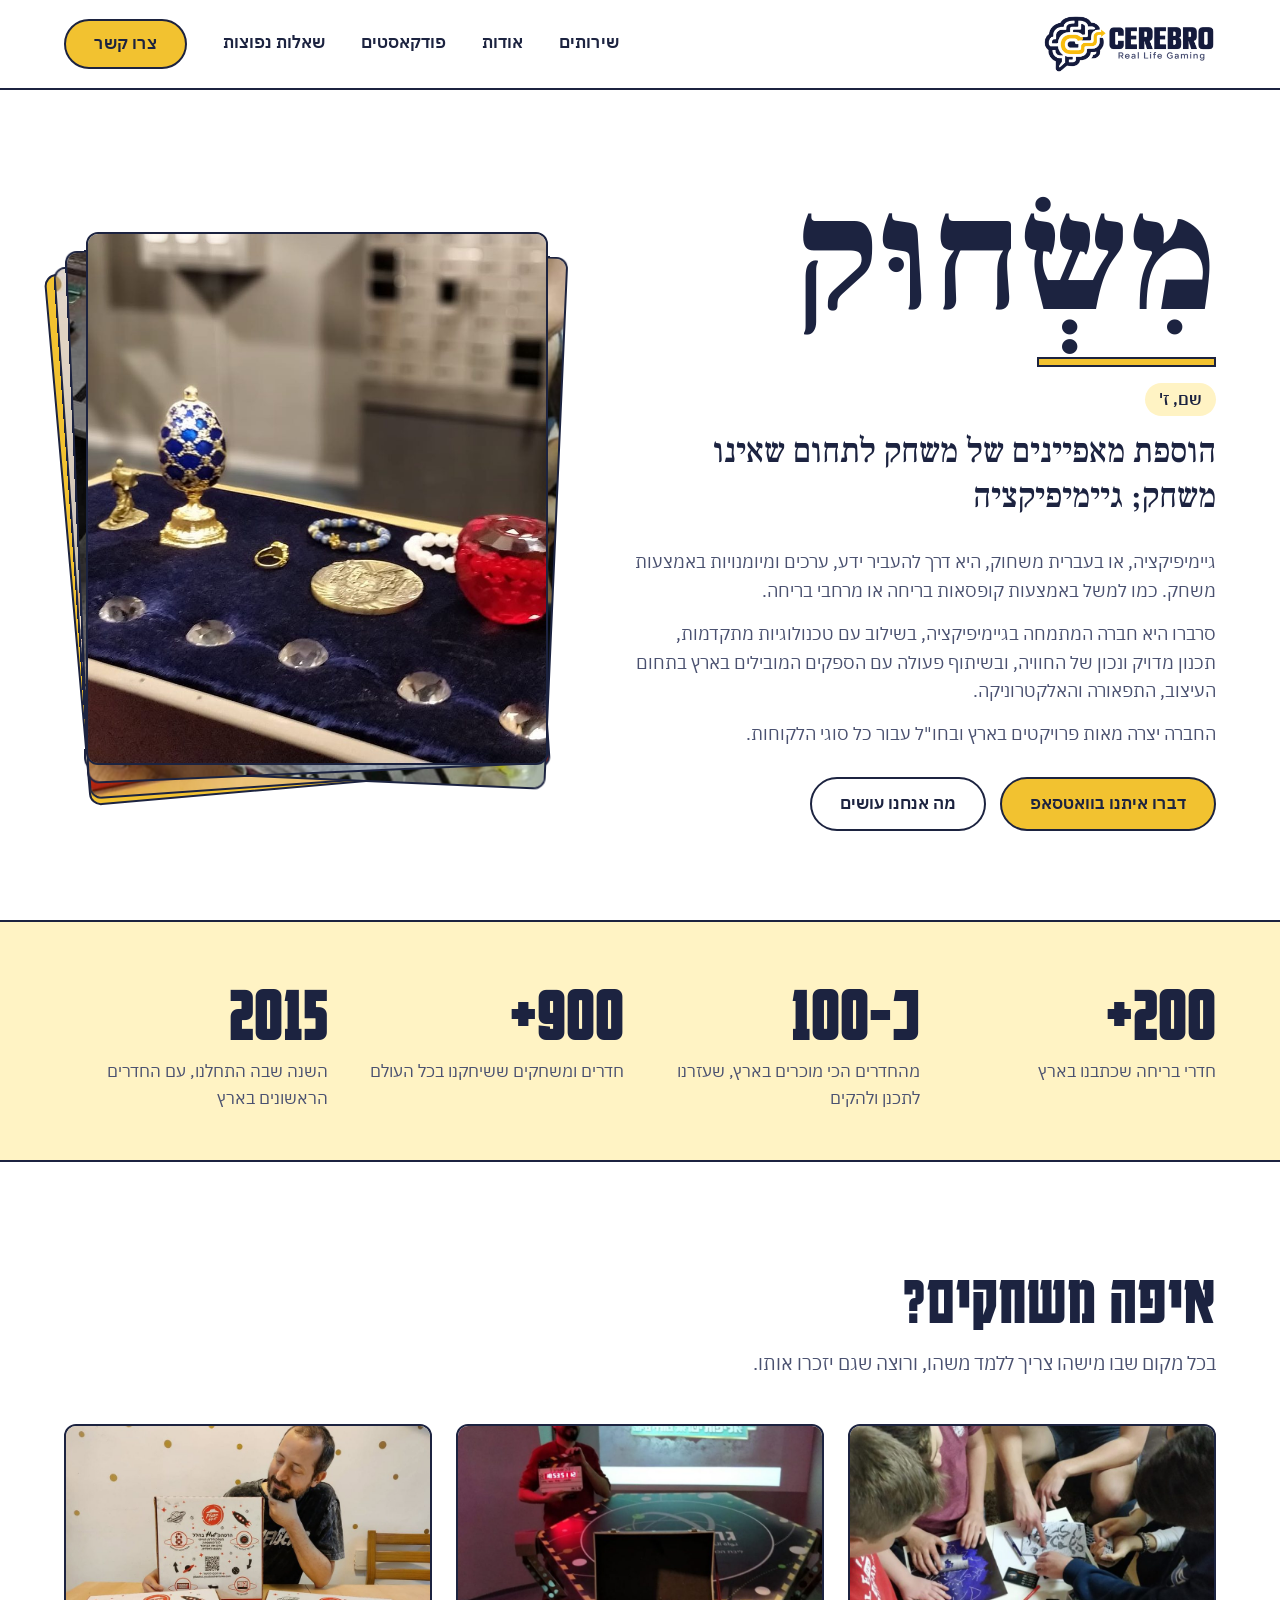
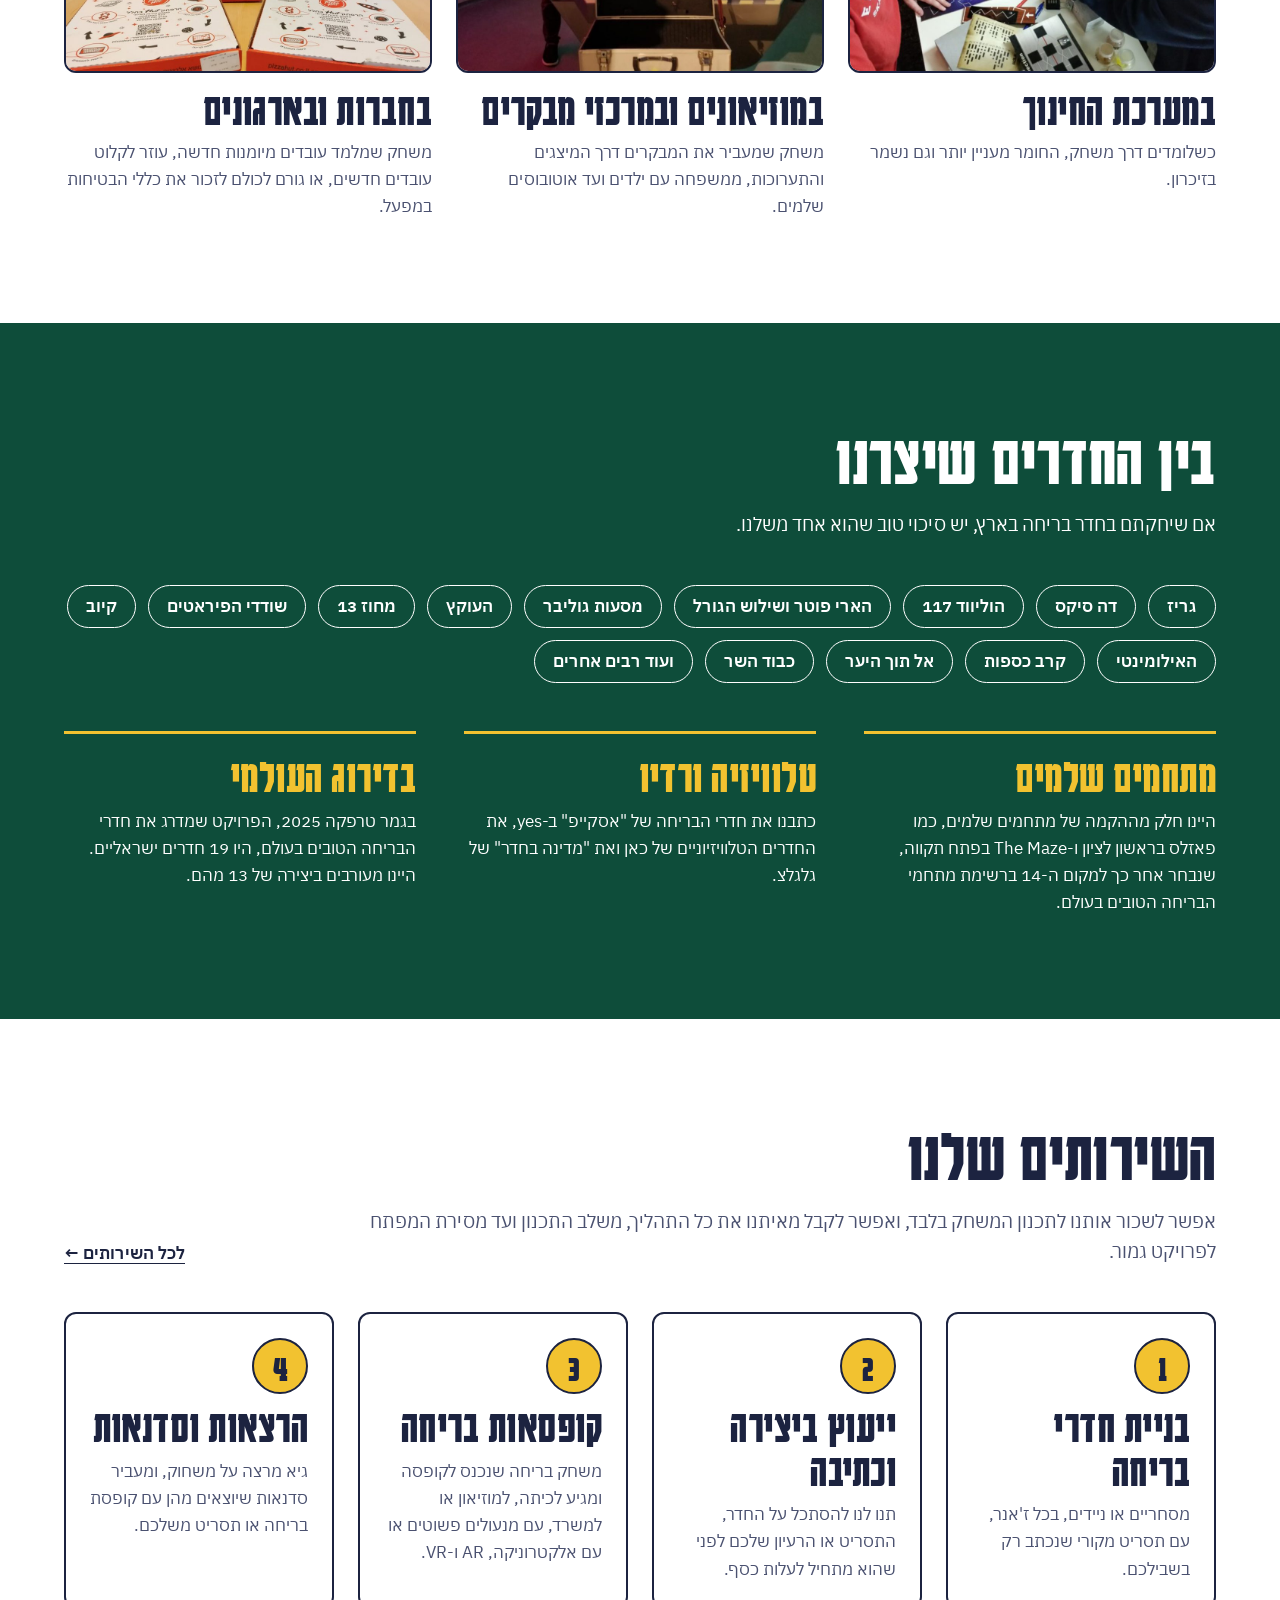
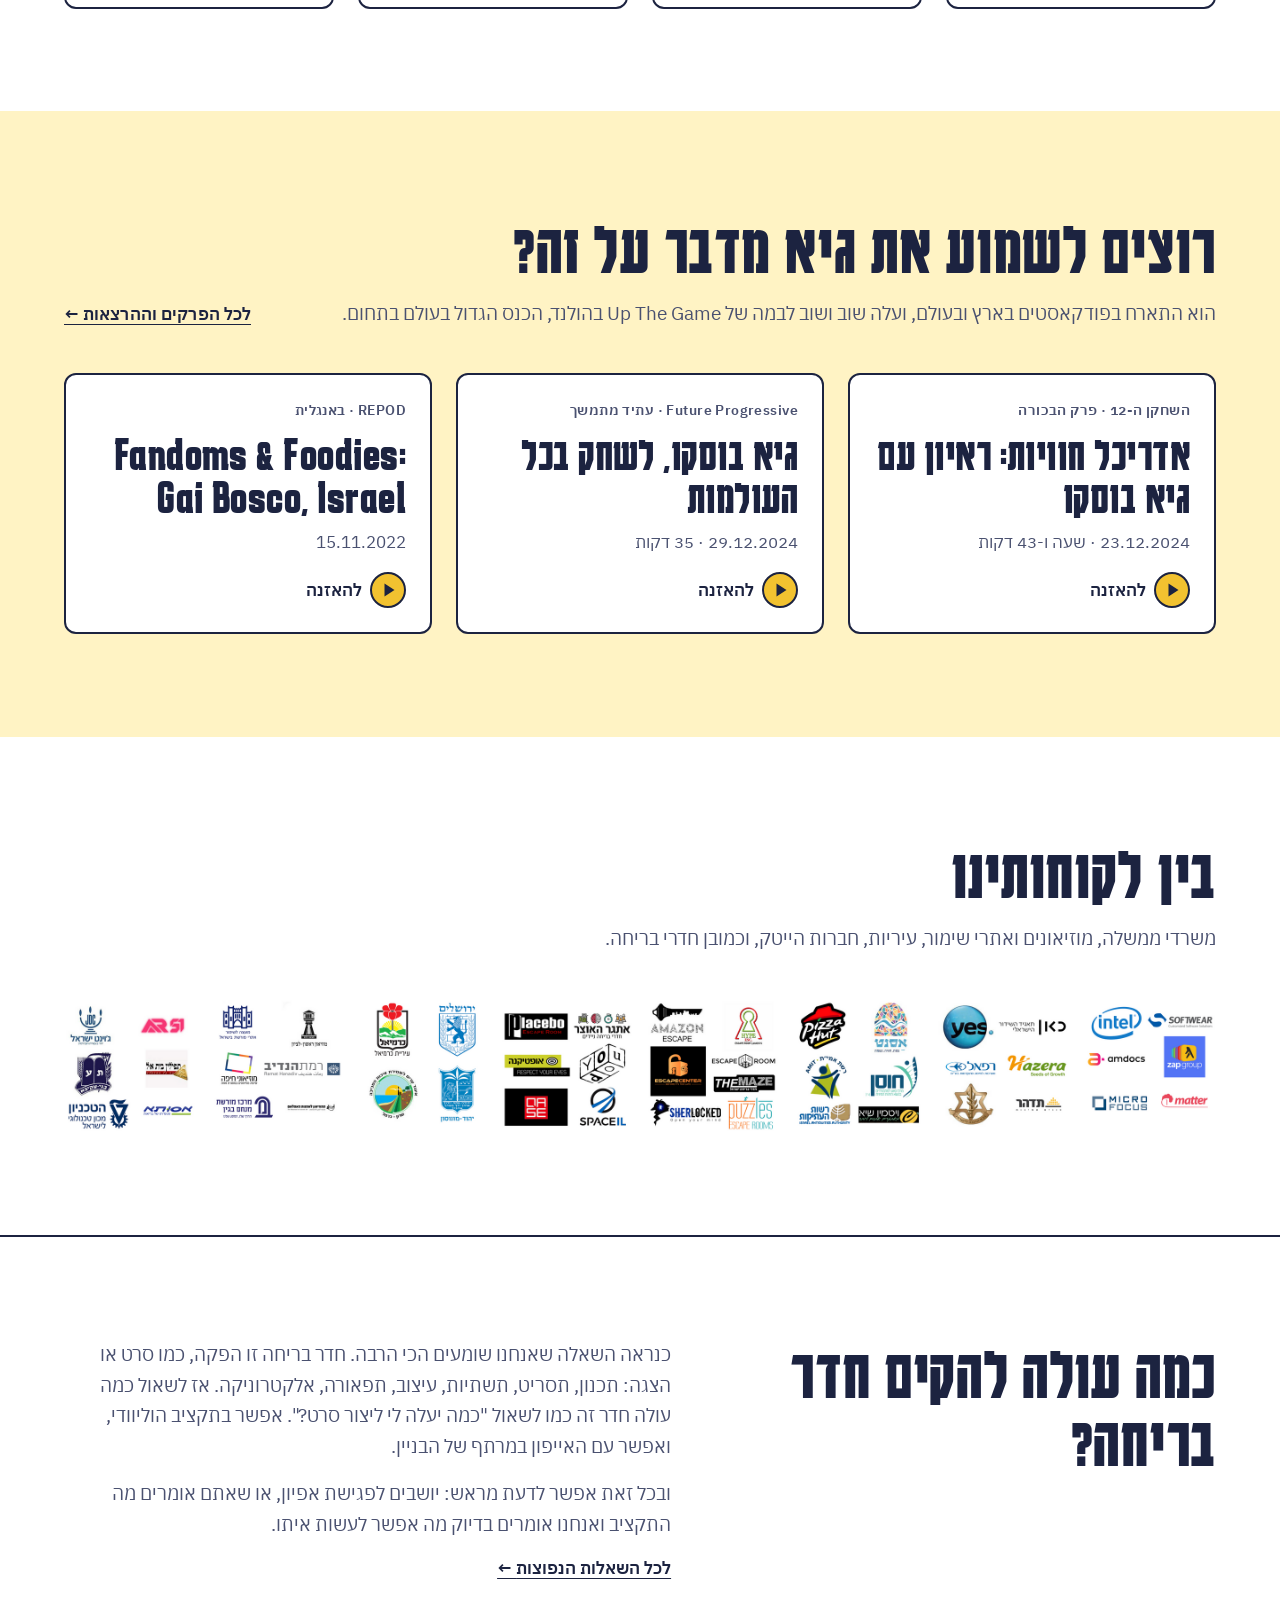
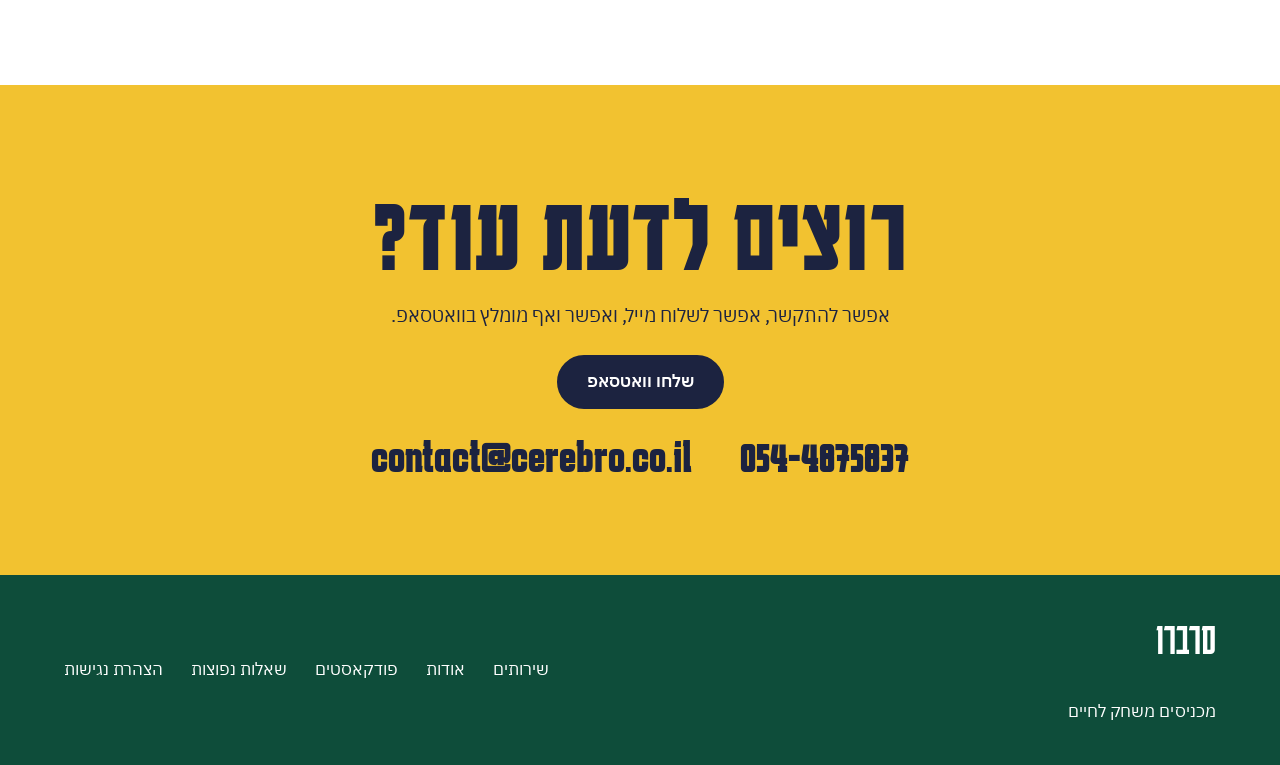
<file: index.html>
<!doctype html>
<html lang="he" dir="rtl">
<head>
<meta charset="utf-8">
<meta name="viewport" content="width=device-width, initial-scale=1">
<meta name="robots" content="noindex, nofollow"><!-- גרסת תצוגה לגיא. להסיר את השורה הזו כשהאתר עולה לדומיין -->
<title>סרברו | קופסאות בריחה, ערכות בריחה וחדרי בריחה לארגונים וחברות</title>
<meta name="description" content="סרברו היא חברה המתמחה בגיימיפיקציה: חדרי בריחה, קופסאות בריחה, ייעוץ, הרצאות וסדנאות. מאות פרויקטים בארץ ובחו"ל.">
<meta property="og:title" content="סרברו | קופסאות בריחה, ערכות בריחה וחדרי בריחה לארגונים וחברות">
<meta property="og:description" content="סרברו היא חברה המתמחה בגיימיפיקציה: חדרי בריחה, קופסאות בריחה, ייעוץ, הרצאות וסדנאות. מאות פרויקטים בארץ ובחו"ל.">
<meta property="og:image" content="assets/img/hero.jpg">
<meta property="og:locale" content="he_IL">
<meta property="og:type" content="website">
<link rel="icon" href="assets/img/favicon.png">
<link rel="preconnect" href="https://fonts.googleapis.com">
<link rel="preconnect" href="https://fonts.gstatic.com" crossorigin>
<link href="https://fonts.googleapis.com/css2?family=Frank+Ruhl+Libre:wght@500;900&family=IBM+Plex+Sans+Hebrew:wght@400;600&family=Karantina:wght@700&display=swap" rel="stylesheet">
<link rel="stylesheet" href="css/style.css">
</head>
<body>
<a class="skip" href="#main">דילוג לתוכן</a>
<header class="header">
  <div class="container header__in">
    <a class="header__logo" href="index.html" aria-label="סרברו, לדף הבית"><img src="assets/img/logo.png" alt="Cerebro, Real Life Gaming" width="174" height="60"></a>
    <button class="menu-btn" type="button" aria-expanded="false" aria-controls="nav" aria-label="תפריט">
      <svg width="28" height="28" viewBox="0 0 28 28" aria-hidden="true"><path d="M4 8h20M4 14h20M4 20h20" stroke="currentColor" stroke-width="2.5" stroke-linecap="round"/></svg>
    </button>
    <nav class="nav" id="nav" aria-label="ראשי"><a href="services.html">שירותים</a><a href="about.html">אודות</a><a href="podcasts.html">פודקאסטים</a><a href="faq.html">שאלות נפוצות</a><a class="btn btn--primary" href="index.html#contact">צרו קשר</a></nav>
  </div>
</header>
<main id="main">

<section class="hero">
  <div class="container hero__in">
    <div>
      <h1 class="dict__word" lang="he">מִשְׂחוּק</h1>
      <div class="dict__bar" aria-hidden="true"></div>
      <span class="dict__pos">שם, ז'</span>
      <p class="dict__def">הוספת מאפיינים של משחק לתחום שאינו משחק; גיימיפיקציה</p>
      <div class="hero__text">
        <p>גיימיפיקציה, או בעברית משחוק, היא דרך להעביר ידע, ערכים ומיומנויות באמצעות משחק. כמו למשל באמצעות קופסאות בריחה או מרחבי בריחה.</p>
        <p>סרברו היא חברה המתמחה בגיימיפיקציה, בשילוב עם טכנולוגיות מתקדמות, תכנון מדויק ונכון של החוויה, ובשיתוף פעולה עם הספקים המובילים בארץ בתחום העיצוב, התפאורה והאלקטרוניקה.</p>
        <p>החברה יצרה מאות פרויקטים בארץ ובחו"ל עבור כל סוגי הלקוחות.</p>
      </div>
      <div class="btn-row"><a class="btn btn--primary" href="https://wa.me/972544875837">דברו איתנו בוואטסאפ</a><a class="btn btn--outline" href="services.html">מה אנחנו עושים</a></div>
    </div>
    <div class="deck" role="group" aria-label="תמונות מפרויקטים של סרברו. לחיצה מחליפה תמונה">
      <div class="deck__back" aria-hidden="true"></div>
      <div class="deck__card" data-pos="0"><img src="assets/img/card-1.jpg" alt="אביזרים מתוך חדר הבריחה קרב כספות: ביצת תכשיט כחולה, מטבע זהב ואבן חן אדומה על קטיפה" width="832" height="960"></div><div class="deck__card" data-pos="1"><img src="assets/img/card-2.jpg" alt="קופסת בריחה מעץ עם תאים ומנעולים צבעוניים" width="832" height="960" loading="lazy"></div><div class="deck__card" data-pos="2"><img src="assets/img/card-3.jpg" alt="תלמידים פותרים קופסת בריחה" width="832" height="960" loading="lazy"></div><div class="deck__card" data-pos="3"><img src="assets/img/card-4.jpg" alt="גיא בוסקו עם משחק החלל שנוצר עבור פיצה האט" width="832" height="960" loading="lazy"></div><div class="deck__card" data-pos="4"><img src="assets/img/card-5.jpg" alt="קופסת בריחה פתוחה ובתוכה אביזרי משחק" width="832" height="960" loading="lazy"></div>
    </div>
  </div>
</section>

<section class="numbers" aria-label="סרברו במספרים">
  <div class="container numbers__in">
    <div><div class="num">+200</div><p>חדרי בריחה שכתבנו בארץ</p></div>
    <div><div class="num" style="direction:rtl">כ-100</div><p>מהחדרים הכי מוכרים בארץ, שעזרנו לתכנן ולהקים</p></div>
    <div><div class="num">+900</div><p>חדרים ומשחקים ששיחקנו בכל העולם</p></div>
    <div><div class="num">2015</div><p>השנה שבה התחלנו, עם החדרים הראשונים בארץ</p></div>
  </div>
</section>

<section class="section">
  <div class="container">
    <div class="section-head stack"><h2 class="h-1">איפה משחקים?</h2><p class="lead">בכל מקום שבו מישהו צריך ללמד משהו, ורוצה שגם יזכרו אותו.</p></div>
    <div class="grid grid--3">
      <article class="where"><div class="photo"><img src="assets/img/education.jpg" alt="תלמידים פותרים קופסת בריחה בכיתה" width="960" height="650" loading="lazy"></div><h3 class="h-2">במערכת החינוך</h3><p>כשלומדים דרך משחק, החומר מעניין יותר וגם נשמר בזיכרון.</p></article><article class="where"><div class="photo"><img src="assets/img/museums.jpg" alt="עמדת משחק במרכז מבקרים" width="960" height="650" loading="lazy"></div><h3 class="h-2">במוזיאונים ובמרכזי מבקרים</h3><p>משחק שמעביר את המבקרים דרך המיצגים והתערוכות, ממשפחה עם ילדים ועד אוטובוסים שלמים.</p></article><article class="where"><div class="photo"><img src="assets/img/companies.jpg" alt="גיא בוסקו עם משחק החלל שנוצר עבור פיצה האט, על קרטוני פיצה" width="960" height="650" loading="lazy"></div><h3 class="h-2">בחברות ובארגונים</h3><p>משחק שמלמד עובדים מיומנות חדשה, עוזר לקלוט עובדים חדשים, או גורם לכולם לזכור את כללי הבטיחות במפעל.</p></article>
    </div>
  </div>
</section>

<section class="section section--dark">
  <div class="container">
    <div class="section-head stack"><h2 class="h-1">בין החדרים שיצרנו</h2><p class="lead">אם שיחקתם בחדר בריחה בארץ, יש סיכוי טוב שהוא אחד משלנו.</p></div>
    <ul class="chips"><li>גריז</li><li>דה סיקס</li><li>הוליווד 117</li><li>הארי פוטר ושילוש הגורל</li><li>מסעות גוליבר</li><li>העוקץ</li><li>מחוז 13</li><li>שודדי הפיראטים</li><li>קיוב</li><li>האילומינטי</li><li>קרב כספות</li><li>אל תוך היער</li><li>כבוד השר</li><li>ועוד רבים אחרים</li></ul>
    <div class="grid grid--3 grid--gap-lg">
      <div class="topline"><h3 class="h-2">מתחמים שלמים</h3><p>היינו חלק מההקמה של מתחמים שלמים, כמו פאזלס בראשון לציון ו-The Maze בפתח תקווה, שנבחר אחר כך למקום ה-14 ברשימת מתחמי הבריחה הטובים בעולם.</p></div>
      <div class="topline"><h3 class="h-2">טלוויזיה ורדיו</h3><p>כתבנו את חדרי הבריחה של "אסקייפ" ב-yes, את החדרים הטלוויזיוניים של כאן ואת "מדינה בחדר" של גלגלצ.</p></div>
      <div class="topline"><h3 class="h-2">בדירוג העולמי</h3><p>בגמר טרפקה 2025, הפרויקט שמדרג את חדרי הבריחה הטובים בעולם, היו 19 חדרים ישראליים. היינו מעורבים ביצירה של 13 מהם.</p></div>
    </div>
  </div>
</section>

<section class="section">
  <div class="container">
    <div class="section-head section-head--row">
      <div class="stack"><h2 class="h-1">השירותים שלנו</h2><p class="lead">אפשר לשכור אותנו לתכנון המשחק בלבד, ואפשר לקבל מאיתנו את כל התהליך, משלב התכנון ועד מסירת המפתח לפרויקט גמור.</p></div>
      <a class="link" href="services.html">לכל השירותים</a>
    </div>
    <div class="grid grid--4">
      <a class="card pod" href="services.html#build"><span class="token" aria-hidden="true">1</span><h3 class="h-2">בניית חדרי בריחה</h3><p>מסחריים או ניידים, בכל ז'אנר, עם תסריט מקורי שנכתב רק בשבילכם.</p></a><a class="card pod" href="services.html#consulting"><span class="token" aria-hidden="true">2</span><h3 class="h-2">ייעוץ ביצירה וכתיבה</h3><p>תנו לנו להסתכל על החדר, התסריט או הרעיון שלכם לפני שהוא מתחיל לעלות כסף.</p></a><a class="card pod" href="services.html#boxes"><span class="token" aria-hidden="true">3</span><h3 class="h-2">קופסאות בריחה</h3><p>משחק בריחה שנכנס לקופסה ומגיע לכיתה, למוזיאון או למשרד, עם מנעולים פשוטים או עם אלקטרוניקה, AR ו-VR.</p></a><a class="card pod" href="services.html#talks"><span class="token" aria-hidden="true">4</span><h3 class="h-2">הרצאות וסדנאות</h3><p>גיא מרצה על משחוק, ומעביר סדנאות שיוצאים מהן עם קופסת בריחה או תסריט משלכם.</p></a>
    </div>
  </div>
</section>

<section class="section section--alt">
  <div class="container">
    <div class="section-head section-head--row">
      <div class="stack"><h2 class="h-1">רוצים לשמוע את גיא מדבר על זה?</h2><p class="lead">הוא התארח בפודקאסטים בארץ ובעולם, ועלה שוב ושוב לבמה של Up The Game בהולנד, הכנס הגדול בעולם בתחום.</p></div>
      <a class="link" href="podcasts.html">לכל הפרקים וההרצאות</a>
    </div>
    <div class="grid grid--3"><a class="card pod" href="https://open.spotify.com/episode/1lq8vQ77AYK0aZsesNeJm0" target="_blank" rel="noopener"><p class="label">השחקן ה-12 · פרק הבכורה</p><h3 class="h-2">אדריכל חוויות: ראיון עם גיא בוסקו</h3><p class="soft">23.12.2024 · שעה ו-43 דקות</p><span class="pod__play"><svg class="play" viewBox="0 0 36 36" aria-hidden="true"><circle cx="18" cy="18" r="17" fill="#F2C230" stroke="#1C2340" stroke-width="2"/><path d="M14.5 11.5v13l10-6.5z" fill="#1C2340"/></svg>להאזנה</span></a><a class="card pod" href="https://open.spotify.com/episode/1pDOkfDSrWTyjJrjx388iR" target="_blank" rel="noopener"><p class="label">Future Progressive · עתיד מתמשך</p><h3 class="h-2">גיא בוסקו, לשחק בכל העולמות</h3><p class="soft">29.12.2024 · 35 דקות</p><span class="pod__play"><svg class="play" viewBox="0 0 36 36" aria-hidden="true"><circle cx="18" cy="18" r="17" fill="#F2C230" stroke="#1C2340" stroke-width="2"/><path d="M14.5 11.5v13l10-6.5z" fill="#1C2340"/></svg>להאזנה</span></a><a class="card pod" href="https://roomescapeartist.com/2022/11/15/repod-s4e7-israel/" target="_blank" rel="noopener"><p class="label">REPOD · באנגלית</p><h3 class="h-2 ltr">Fandoms &amp; Foodies: Gai Bosco, Israel</h3><p class="soft">15.11.2022</p><span class="pod__play"><svg class="play" viewBox="0 0 36 36" aria-hidden="true"><circle cx="18" cy="18" r="17" fill="#F2C230" stroke="#1C2340" stroke-width="2"/><path d="M14.5 11.5v13l10-6.5z" fill="#1C2340"/></svg>להאזנה</span></a></div>
  </div>
</section>

<section class="section">
  <div class="container">
    <div class="section-head stack"><h2 class="h-1">בין לקוחותינו</h2><p class="lead">משרדי ממשלה, מוזיאונים ואתרי שימור, עיריות, חברות הייטק, וכמובן חדרי בריחה.</p></div>
    <div class="clients"><img src="assets/img/clients-1.png" alt="לוגואים של לקוחות סרברו, קבוצה 1" width="300" height="300" loading="lazy"><img src="assets/img/clients-2.png" alt="לוגואים של לקוחות סרברו, קבוצה 2" width="300" height="300" loading="lazy"><img src="assets/img/clients-3.png" alt="לוגואים של לקוחות סרברו, קבוצה 3" width="300" height="300" loading="lazy"><img src="assets/img/clients-4.png" alt="לוגואים של לקוחות סרברו, קבוצה 4" width="300" height="300" loading="lazy"><img src="assets/img/clients-5.png" alt="לוגואים של לקוחות סרברו, קבוצה 5" width="300" height="300" loading="lazy"><img src="assets/img/clients-6.png" alt="לוגואים של לקוחות סרברו, קבוצה 6" width="300" height="300" loading="lazy"><img src="assets/img/clients-7.png" alt="לוגואים של לקוחות סרברו, קבוצה 7" width="300" height="300" loading="lazy"><img src="assets/img/clients-8.png" alt="לוגואים של לקוחות סרברו, קבוצה 8" width="300" height="300" loading="lazy"></div>
  </div>
</section>

<section class="section faq-teaser">
  <div class="container faq-teaser__in">
    <h2 class="h-1">כמה עולה להקים חדר בריחה?</h2>
    <div class="stack">
      <p class="lead">כנראה השאלה שאנחנו שומעים הכי הרבה. חדר בריחה זו הפקה, כמו סרט או הצגה: תכנון, תסריט, תשתיות, עיצוב, תפאורה, אלקטרוניקה. אז לשאול כמה עולה חדר זה כמו לשאול "כמה יעלה לי ליצור סרט?". אפשר בתקציב הוליוודי, ואפשר עם האייפון במרתף של הבניין.</p>
      <p class="lead">ובכל זאת אפשר לדעת מראש: יושבים לפגישת אפיון, או שאתם אומרים מה התקציב ואנחנו אומרים בדיוק מה אפשר לעשות איתו.</p>
      <p><a class="link" href="faq.html">לכל השאלות הנפוצות</a></p>
    </div>
  </div>
</section>

<section class="contact" id="contact">
  <div class="container">
    <h2 class="h-display">רוצים לדעת עוד?</h2>
    <p>אפשר להתקשר, אפשר לשלוח מייל, ואפשר ואף מומלץ בוואטסאפ.</p>
    <a class="btn btn--ink" href="https://wa.me/972544875837">שלחו וואטסאפ</a>
    <div class="contact__lines"><a href="tel:+972544875837">054-4875837</a><a href="mailto:contact@cerebro.co.il">contact@cerebro.co.il</a></div>
  </div>
</section>
</main>
<footer class="footer">
  <div class="container footer__in">
    <div><p class="h-2" style="font-family:var(--font-head);line-height:1">סרברו</p><p>מכניסים משחק לחיים</p></div>
    <nav class="footer__nav" aria-label="תחתון"><a href="services.html">שירותים</a><a href="about.html">אודות</a><a href="podcasts.html">פודקאסטים</a><a href="faq.html">שאלות נפוצות</a><a href="accessibility.html">הצהרת נגישות</a></nav>
  </div>
</footer>
<a class="wa-float" href="https://wa.me/972544875837" aria-label="שלחו וואטסאפ">
  <svg width="30" height="30" viewBox="0 0 30 30" aria-hidden="true"><path d="M6 24l1.6-5.2A9.5 9.5 0 1 1 11 22.4z" fill="none" stroke="#1C2340" stroke-width="2.4" stroke-linejoin="round"/></svg>
</a>
<script src="js/main.js" defer></script>
</body>
</html>
</file>
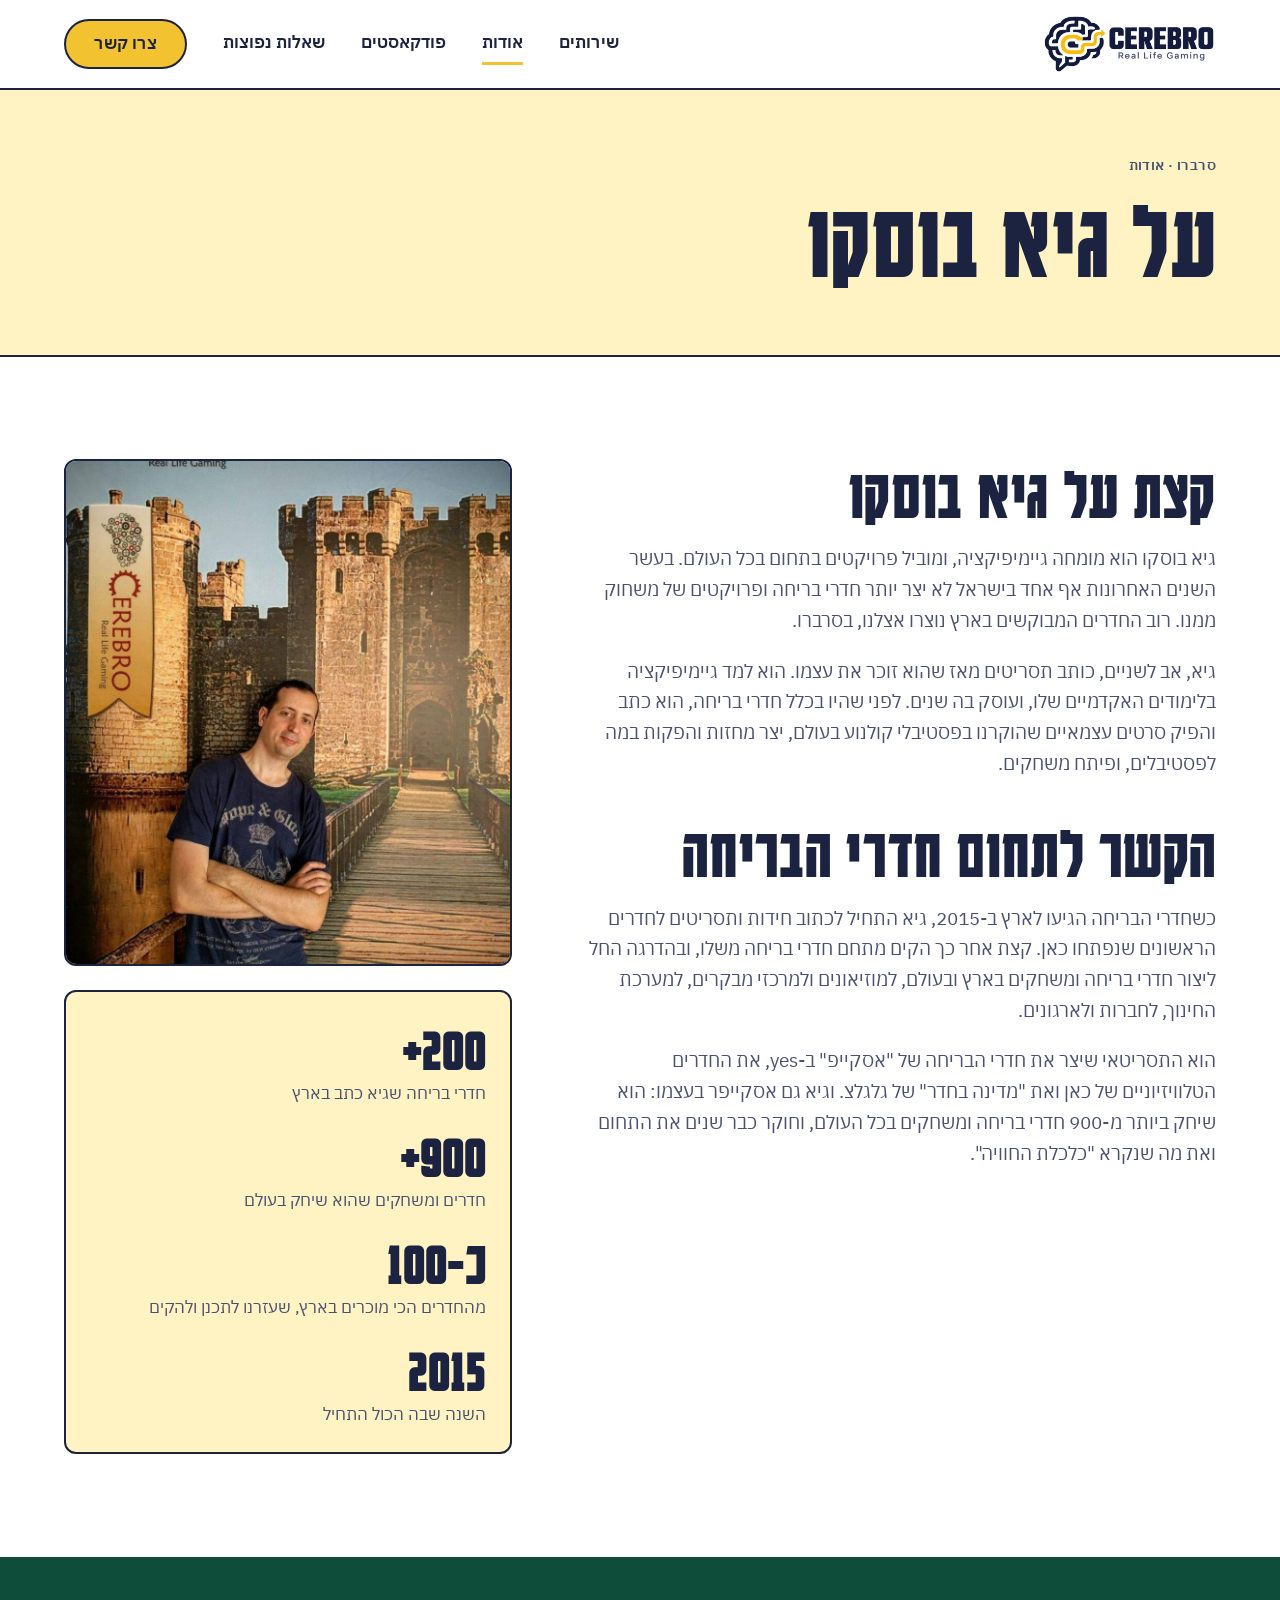
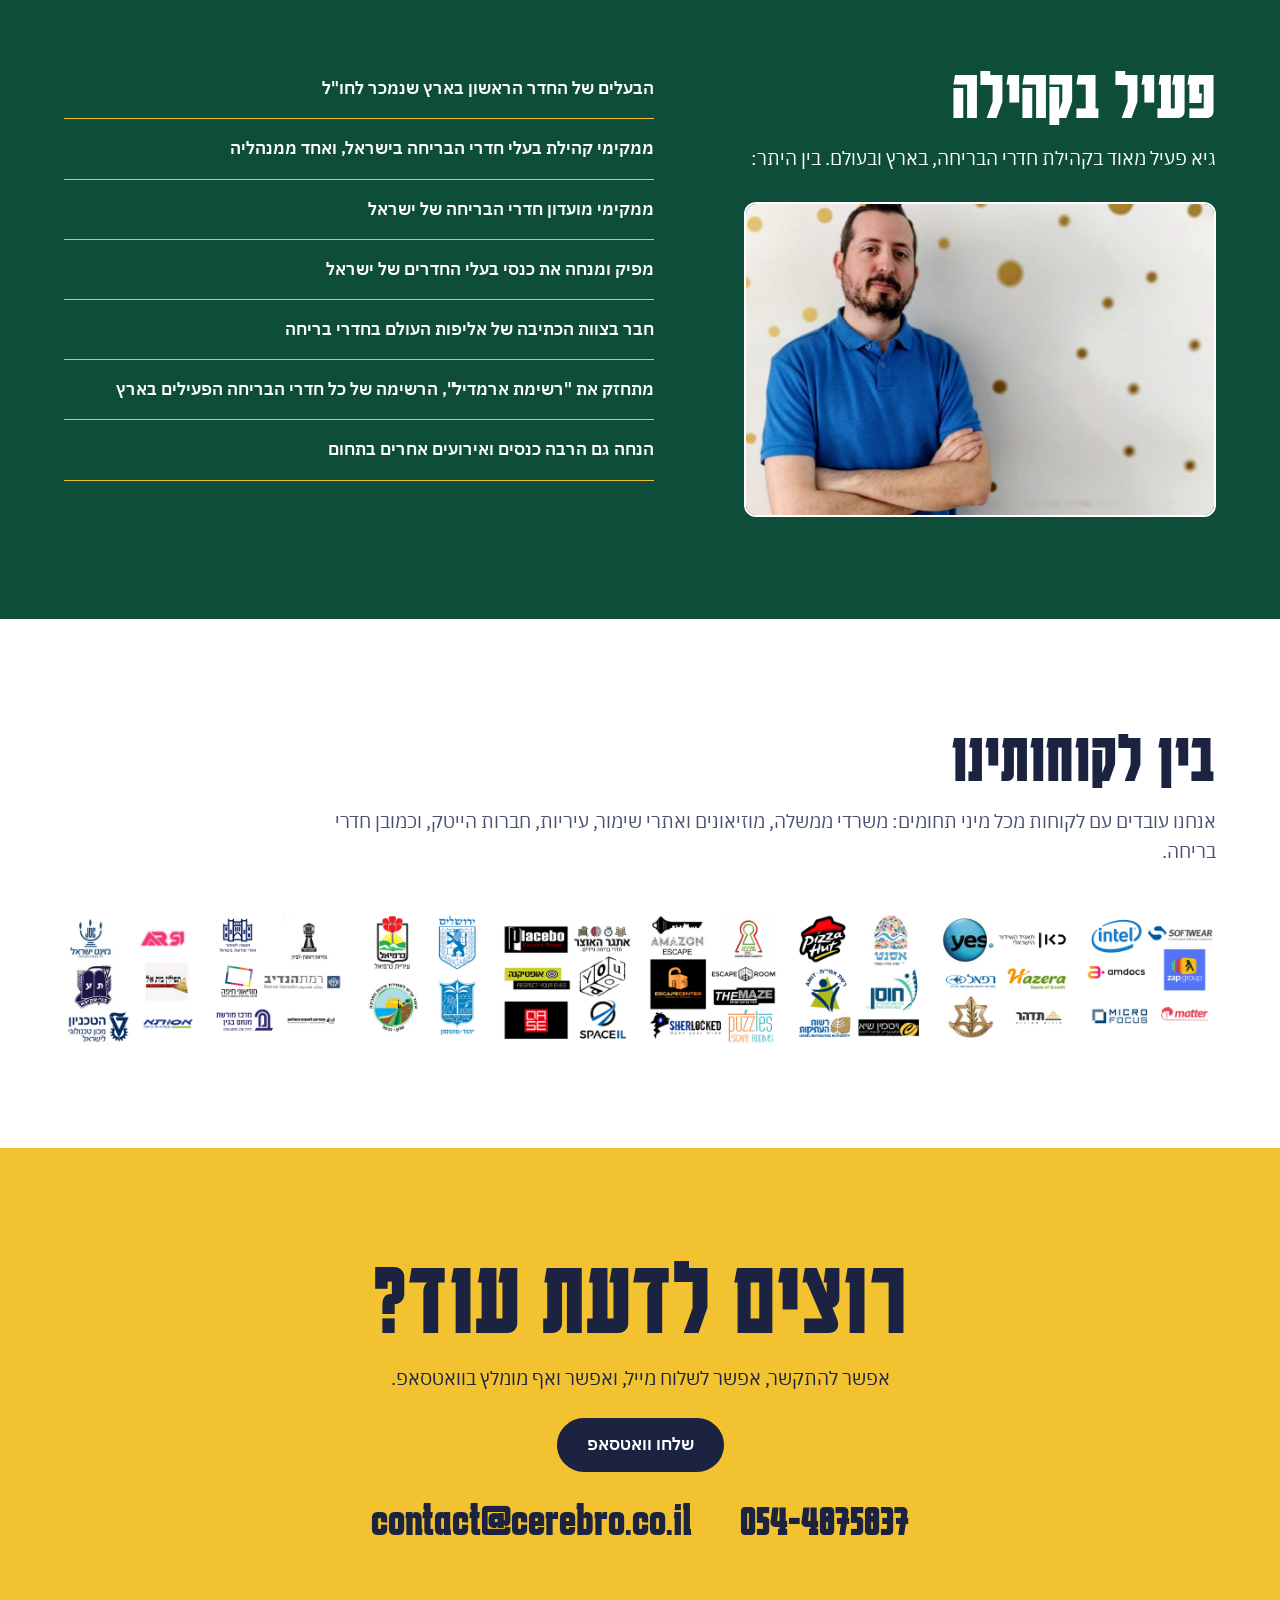
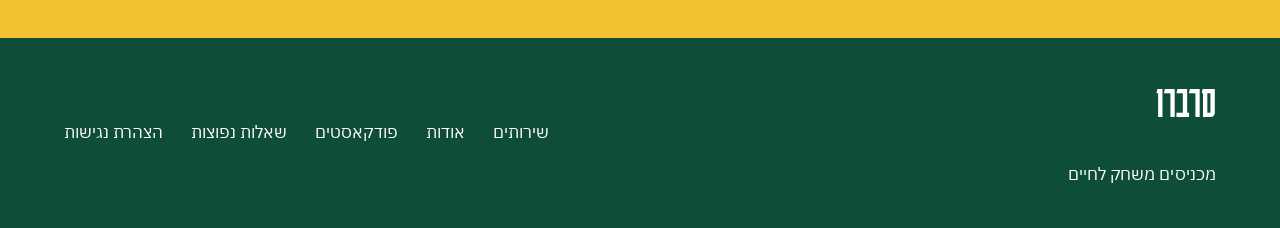
<file: about.html>
<!doctype html>
<html lang="he" dir="rtl">
<head>
<meta charset="utf-8">
<meta name="viewport" content="width=device-width, initial-scale=1">
<meta name="robots" content="noindex, nofollow"><!-- גרסת תצוגה לגיא. להסיר את השורה הזו כשהאתר עולה לדומיין -->
<title>על גיא בוסקו | סרברו: כתיבת חדרי בריחה וקופסאות בריחה</title>
<meta name="description" content="גיא בוסקו, מומחה גיימיפיקציה ומייסד סרברו. כתב יותר מ-200 חדרי בריחה בארץ, ושיחק ביותר מ-900 בעולם.">
<meta property="og:title" content="על גיא בוסקו | סרברו: כתיבת חדרי בריחה וקופסאות בריחה">
<meta property="og:description" content="גיא בוסקו, מומחה גיימיפיקציה ומייסד סרברו. כתב יותר מ-200 חדרי בריחה בארץ, ושיחק ביותר מ-900 בעולם.">
<meta property="og:image" content="assets/img/guy-castle.jpg">
<meta property="og:locale" content="he_IL">
<meta property="og:type" content="website">
<link rel="icon" href="assets/img/favicon.png">
<link rel="preconnect" href="https://fonts.googleapis.com">
<link rel="preconnect" href="https://fonts.gstatic.com" crossorigin>
<link href="https://fonts.googleapis.com/css2?family=Frank+Ruhl+Libre:wght@500;900&family=IBM+Plex+Sans+Hebrew:wght@400;600&family=Karantina:wght@700&display=swap" rel="stylesheet">
<link rel="stylesheet" href="css/style.css">
</head>
<body>
<a class="skip" href="#main">דילוג לתוכן</a>
<header class="header">
  <div class="container header__in">
    <a class="header__logo" href="index.html" aria-label="סרברו, לדף הבית"><img src="assets/img/logo.png" alt="Cerebro, Real Life Gaming" width="174" height="60"></a>
    <button class="menu-btn" type="button" aria-expanded="false" aria-controls="nav" aria-label="תפריט">
      <svg width="28" height="28" viewBox="0 0 28 28" aria-hidden="true"><path d="M4 8h20M4 14h20M4 20h20" stroke="currentColor" stroke-width="2.5" stroke-linecap="round"/></svg>
    </button>
    <nav class="nav" id="nav" aria-label="ראשי"><a href="services.html">שירותים</a><a href="about.html" aria-current=page>אודות</a><a href="podcasts.html">פודקאסטים</a><a href="faq.html">שאלות נפוצות</a><a class="btn btn--primary" href="index.html#contact">צרו קשר</a></nav>
  </div>
</header>
<main id="main">
<section class="page-title"><div class="container"><p class="label">סרברו · אודות</p><h1 class="h-display">על גיא בוסקו</h1></div></section>
<section class="section">
  <div class="container about">
    <div class="about__text">
      <h2 class="h-1">קצת על גיא בוסקו</h2>
      <p class="lead">גיא בוסקו הוא מומחה גיימיפיקציה, ומוביל פרויקטים בתחום בכל העולם. בעשר השנים האחרונות אף אחד בישראל לא יצר יותר חדרי בריחה ופרויקטים של משחוק ממנו. רוב החדרים המבוקשים בארץ נוצרו אצלנו, בסרברו.</p>
      <p class="lead">גיא, אב לשניים, כותב תסריטים מאז שהוא זוכר את עצמו. הוא למד גיימיפיקציה בלימודים האקדמיים שלו, ועוסק בה שנים. לפני שהיו בכלל חדרי בריחה, הוא כתב והפיק סרטים עצמאיים שהוקרנו בפסטיבלי קולנוע בעולם, יצר מחזות והפקות במה לפסטיבלים, ופיתח משחקים.</p>
      <h2 class="h-1">הקשר לתחום חדרי הבריחה</h2>
      <p class="lead">כשחדרי הבריחה הגיעו לארץ ב-2015, גיא התחיל לכתוב חידות ותסריטים לחדרים הראשונים שנפתחו כאן. קצת אחר כך הקים מתחם חדרי בריחה משלו, ובהדרגה החל ליצור חדרי בריחה ומשחקים בארץ ובעולם, למוזיאונים ולמרכזי מבקרים, למערכת החינוך, לחברות ולארגונים.</p>
      <p class="lead">הוא התסריטאי שיצר את חדרי הבריחה של "אסקייפ" ב-yes, את החדרים הטלוויזיוניים של כאן ואת "מדינה בחדר" של גלגלצ. וגיא גם אסקייפר בעצמו: הוא שיחק ביותר מ-900 חדרי בריחה ומשחקים בכל העולם, וחוקר כבר שנים את התחום ואת מה שנקרא "כלכלת החוויה".</p>
    </div>
    <aside class="about__side">
      <div class="photo"><img src="assets/img/guy-castle.jpg" alt="גיא בוסקו ליד טירה, לצד שלט של סרברו" width="920" height="1040"></div>
      <div class="card facts section--alt" style="background:var(--bg-alt)">
        <div><div class="num">+200</div><p>חדרי בריחה שגיא כתב בארץ</p></div>
        <div><div class="num">+900</div><p>חדרים ומשחקים שהוא שיחק בעולם</p></div>
        <div><div class="num" style="direction:rtl">כ-100</div><p>מהחדרים הכי מוכרים בארץ, שעזרנו לתכנן ולהקים</p></div>
        <div><div class="num">2015</div><p>השנה שבה הכול התחיל</p></div>
      </div>
    </aside>
  </div>
</section>
<section class="section section--dark">
  <div class="container community">
    <div class="stack">
      <h2 class="h-1">פעיל בקהילה</h2>
      <p class="lead">גיא פעיל מאוד בקהילת חדרי הבריחה, בארץ ובעולם. בין היתר:</p>
      <div class="photo"><img src="assets/img/guy-portrait.jpg" alt="גיא בוסקו" width="960" height="640" loading="lazy"></div>
    </div>
    <ul class="rows"><li>הבעלים של החדר הראשון בארץ שנמכר לחו"ל</li><li>ממקימי קהילת בעלי חדרי הבריחה בישראל, ואחד ממנהליה</li><li>ממקימי מועדון חדרי הבריחה של ישראל</li><li>מפיק ומנחה את כנסי בעלי החדרים של ישראל</li><li>חבר בצוות הכתיבה של אליפות העולם בחדרי בריחה</li><li>מתחזק את "רשימת ארמדיל", הרשימה של כל חדרי הבריחה הפעילים בארץ</li><li>הנחה גם הרבה כנסים ואירועים אחרים בתחום</li></ul>
  </div>
</section>
<section class="section">
  <div class="container">
    <div class="section-head stack"><h2 class="h-1">בין לקוחותינו</h2><p class="lead">אנחנו עובדים עם לקוחות מכל מיני תחומים: משרדי ממשלה, מוזיאונים ואתרי שימור, עיריות, חברות הייטק, וכמובן חדרי בריחה.</p></div>
    <div class="clients"><img src="assets/img/clients-1.png" alt="לוגואים של לקוחות סרברו, קבוצה 1" width="300" height="300" loading="lazy"><img src="assets/img/clients-2.png" alt="לוגואים של לקוחות סרברו, קבוצה 2" width="300" height="300" loading="lazy"><img src="assets/img/clients-3.png" alt="לוגואים של לקוחות סרברו, קבוצה 3" width="300" height="300" loading="lazy"><img src="assets/img/clients-4.png" alt="לוגואים של לקוחות סרברו, קבוצה 4" width="300" height="300" loading="lazy"><img src="assets/img/clients-5.png" alt="לוגואים של לקוחות סרברו, קבוצה 5" width="300" height="300" loading="lazy"><img src="assets/img/clients-6.png" alt="לוגואים של לקוחות סרברו, קבוצה 6" width="300" height="300" loading="lazy"><img src="assets/img/clients-7.png" alt="לוגואים של לקוחות סרברו, קבוצה 7" width="300" height="300" loading="lazy"><img src="assets/img/clients-8.png" alt="לוגואים של לקוחות סרברו, קבוצה 8" width="300" height="300" loading="lazy"></div>
  </div>
</section>
<section class="contact" id="contact">
  <div class="container">
    <h2 class="h-display">רוצים לדעת עוד?</h2>
    <p>אפשר להתקשר, אפשר לשלוח מייל, ואפשר ואף מומלץ בוואטסאפ.</p>
    <a class="btn btn--ink" href="https://wa.me/972544875837">שלחו וואטסאפ</a>
    <div class="contact__lines"><a href="tel:+972544875837">054-4875837</a><a href="mailto:contact@cerebro.co.il">contact@cerebro.co.il</a></div>
  </div>
</section>
</main>
<footer class="footer">
  <div class="container footer__in">
    <div><p class="h-2" style="font-family:var(--font-head);line-height:1">סרברו</p><p>מכניסים משחק לחיים</p></div>
    <nav class="footer__nav" aria-label="תחתון"><a href="services.html">שירותים</a><a href="about.html">אודות</a><a href="podcasts.html">פודקאסטים</a><a href="faq.html">שאלות נפוצות</a><a href="accessibility.html">הצהרת נגישות</a></nav>
  </div>
</footer>
<a class="wa-float" href="https://wa.me/972544875837" aria-label="שלחו וואטסאפ">
  <svg width="30" height="30" viewBox="0 0 30 30" aria-hidden="true"><path d="M6 24l1.6-5.2A9.5 9.5 0 1 1 11 22.4z" fill="none" stroke="#1C2340" stroke-width="2.4" stroke-linejoin="round"/></svg>
</a>
<script src="js/main.js" defer></script>
</body>
</html>
</file>
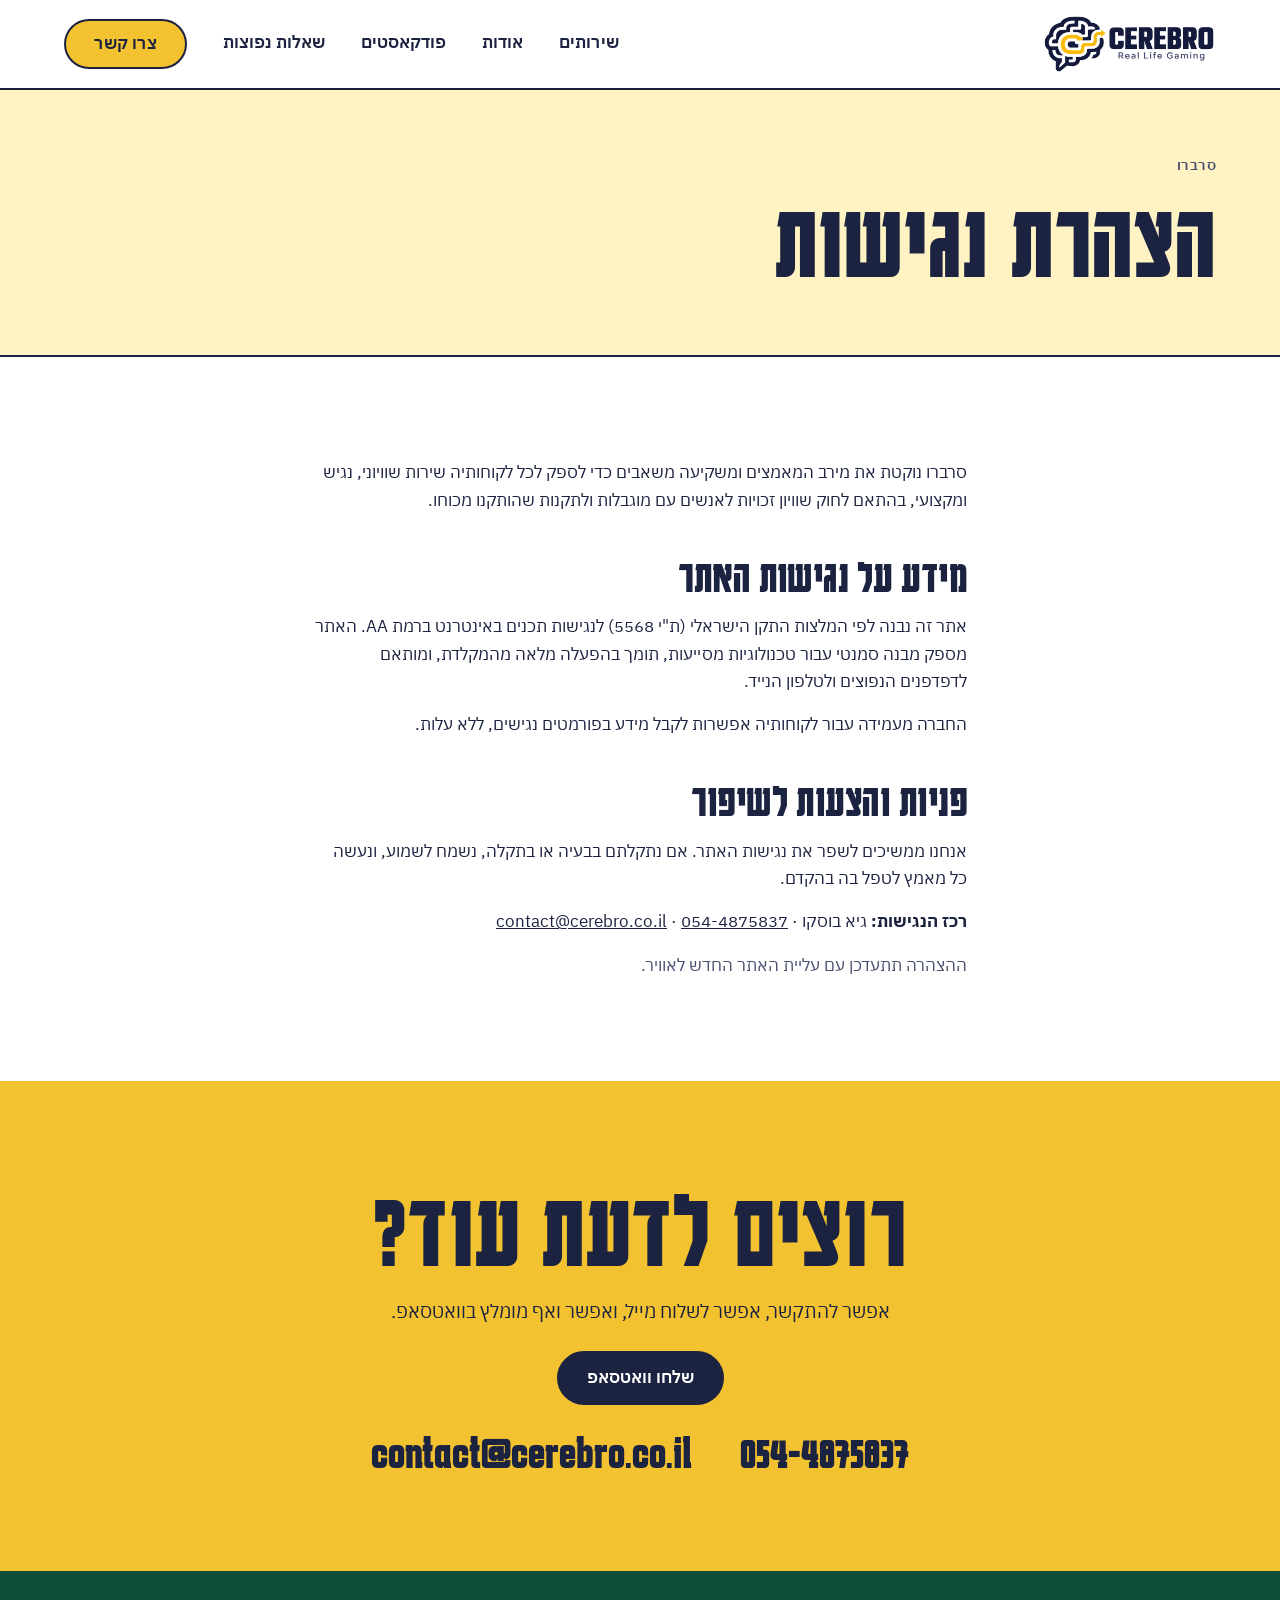
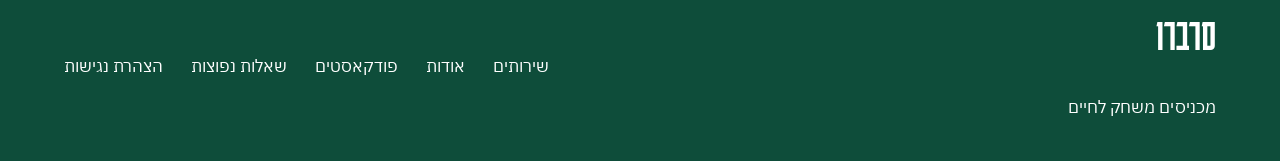
<file: accessibility.html>
<!doctype html>
<html lang="he" dir="rtl">
<head>
<meta charset="utf-8">
<meta name="viewport" content="width=device-width, initial-scale=1">
<meta name="robots" content="noindex, nofollow"><!-- גרסת תצוגה לגיא. להסיר את השורה הזו כשהאתר עולה לדומיין -->
<title>הצהרת נגישות | סרברו</title>
<meta name="description" content="הצהרת הנגישות של אתר סרברו.">
<meta property="og:title" content="הצהרת נגישות | סרברו">
<meta property="og:description" content="הצהרת הנגישות של אתר סרברו.">
<meta property="og:image" content="assets/img/hero.jpg">
<meta property="og:locale" content="he_IL">
<meta property="og:type" content="website">
<link rel="icon" href="assets/img/favicon.png">
<link rel="preconnect" href="https://fonts.googleapis.com">
<link rel="preconnect" href="https://fonts.gstatic.com" crossorigin>
<link href="https://fonts.googleapis.com/css2?family=Frank+Ruhl+Libre:wght@500;900&family=IBM+Plex+Sans+Hebrew:wght@400;600&family=Karantina:wght@700&display=swap" rel="stylesheet">
<link rel="stylesheet" href="css/style.css">
</head>
<body>
<a class="skip" href="#main">דילוג לתוכן</a>
<header class="header">
  <div class="container header__in">
    <a class="header__logo" href="index.html" aria-label="סרברו, לדף הבית"><img src="assets/img/logo.png" alt="Cerebro, Real Life Gaming" width="174" height="60"></a>
    <button class="menu-btn" type="button" aria-expanded="false" aria-controls="nav" aria-label="תפריט">
      <svg width="28" height="28" viewBox="0 0 28 28" aria-hidden="true"><path d="M4 8h20M4 14h20M4 20h20" stroke="currentColor" stroke-width="2.5" stroke-linecap="round"/></svg>
    </button>
    <nav class="nav" id="nav" aria-label="ראשי"><a href="services.html">שירותים</a><a href="about.html">אודות</a><a href="podcasts.html">פודקאסטים</a><a href="faq.html">שאלות נפוצות</a><a class="btn btn--primary" href="index.html#contact">צרו קשר</a></nav>
  </div>
</header>
<main id="main">
<section class="page-title"><div class="container"><p class="label">סרברו</p><h1 class="h-display">הצהרת נגישות</h1></div></section>
<section class="section"><div class="container prose">
<p>סרברו נוקטת את מירב המאמצים ומשקיעה משאבים כדי לספק לכל לקוחותיה שירות שוויוני, נגיש ומקצועי, בהתאם לחוק שוויון זכויות לאנשים עם מוגבלות ולתקנות שהותקנו מכוחו.</p>
<h2 class="h-2">מידע על נגישות האתר</h2>
<p>אתר זה נבנה לפי המלצות התקן הישראלי (ת"י 5568) לנגישות תכנים באינטרנט ברמת AA. האתר מספק מבנה סמנטי עבור טכנולוגיות מסייעות, תומך בהפעלה מלאה מהמקלדת, ומותאם לדפדפנים הנפוצים ולטלפון הנייד.</p>
<p>החברה מעמידה עבור לקוחותיה אפשרות לקבל מידע בפורמטים נגישים, ללא עלות.</p>
<h2 class="h-2">פניות והצעות לשיפור</h2>
<p>אנחנו ממשיכים לשפר את נגישות האתר. אם נתקלתם בבעיה או בתקלה, נשמח לשמוע, ונעשה כל מאמץ לטפל בה בהקדם.</p>
<p><strong>רכז הנגישות:</strong> גיא בוסקו · <a href="tel:+972544875837">054-4875837</a> · <a href="mailto:contact@cerebro.co.il">contact@cerebro.co.il</a></p>
<p class="soft">ההצהרה תתעדכן עם עליית האתר החדש לאוויר.</p>
</div></section>
<section class="contact" id="contact">
  <div class="container">
    <h2 class="h-display">רוצים לדעת עוד?</h2>
    <p>אפשר להתקשר, אפשר לשלוח מייל, ואפשר ואף מומלץ בוואטסאפ.</p>
    <a class="btn btn--ink" href="https://wa.me/972544875837">שלחו וואטסאפ</a>
    <div class="contact__lines"><a href="tel:+972544875837">054-4875837</a><a href="mailto:contact@cerebro.co.il">contact@cerebro.co.il</a></div>
  </div>
</section>
</main>
<footer class="footer">
  <div class="container footer__in">
    <div><p class="h-2" style="font-family:var(--font-head);line-height:1">סרברו</p><p>מכניסים משחק לחיים</p></div>
    <nav class="footer__nav" aria-label="תחתון"><a href="services.html">שירותים</a><a href="about.html">אודות</a><a href="podcasts.html">פודקאסטים</a><a href="faq.html">שאלות נפוצות</a><a href="accessibility.html">הצהרת נגישות</a></nav>
  </div>
</footer>
<a class="wa-float" href="https://wa.me/972544875837" aria-label="שלחו וואטסאפ">
  <svg width="30" height="30" viewBox="0 0 30 30" aria-hidden="true"><path d="M6 24l1.6-5.2A9.5 9.5 0 1 1 11 22.4z" fill="none" stroke="#1C2340" stroke-width="2.4" stroke-linejoin="round"/></svg>
</a>
<script src="js/main.js" defer></script>
</body>
</html>
</file>
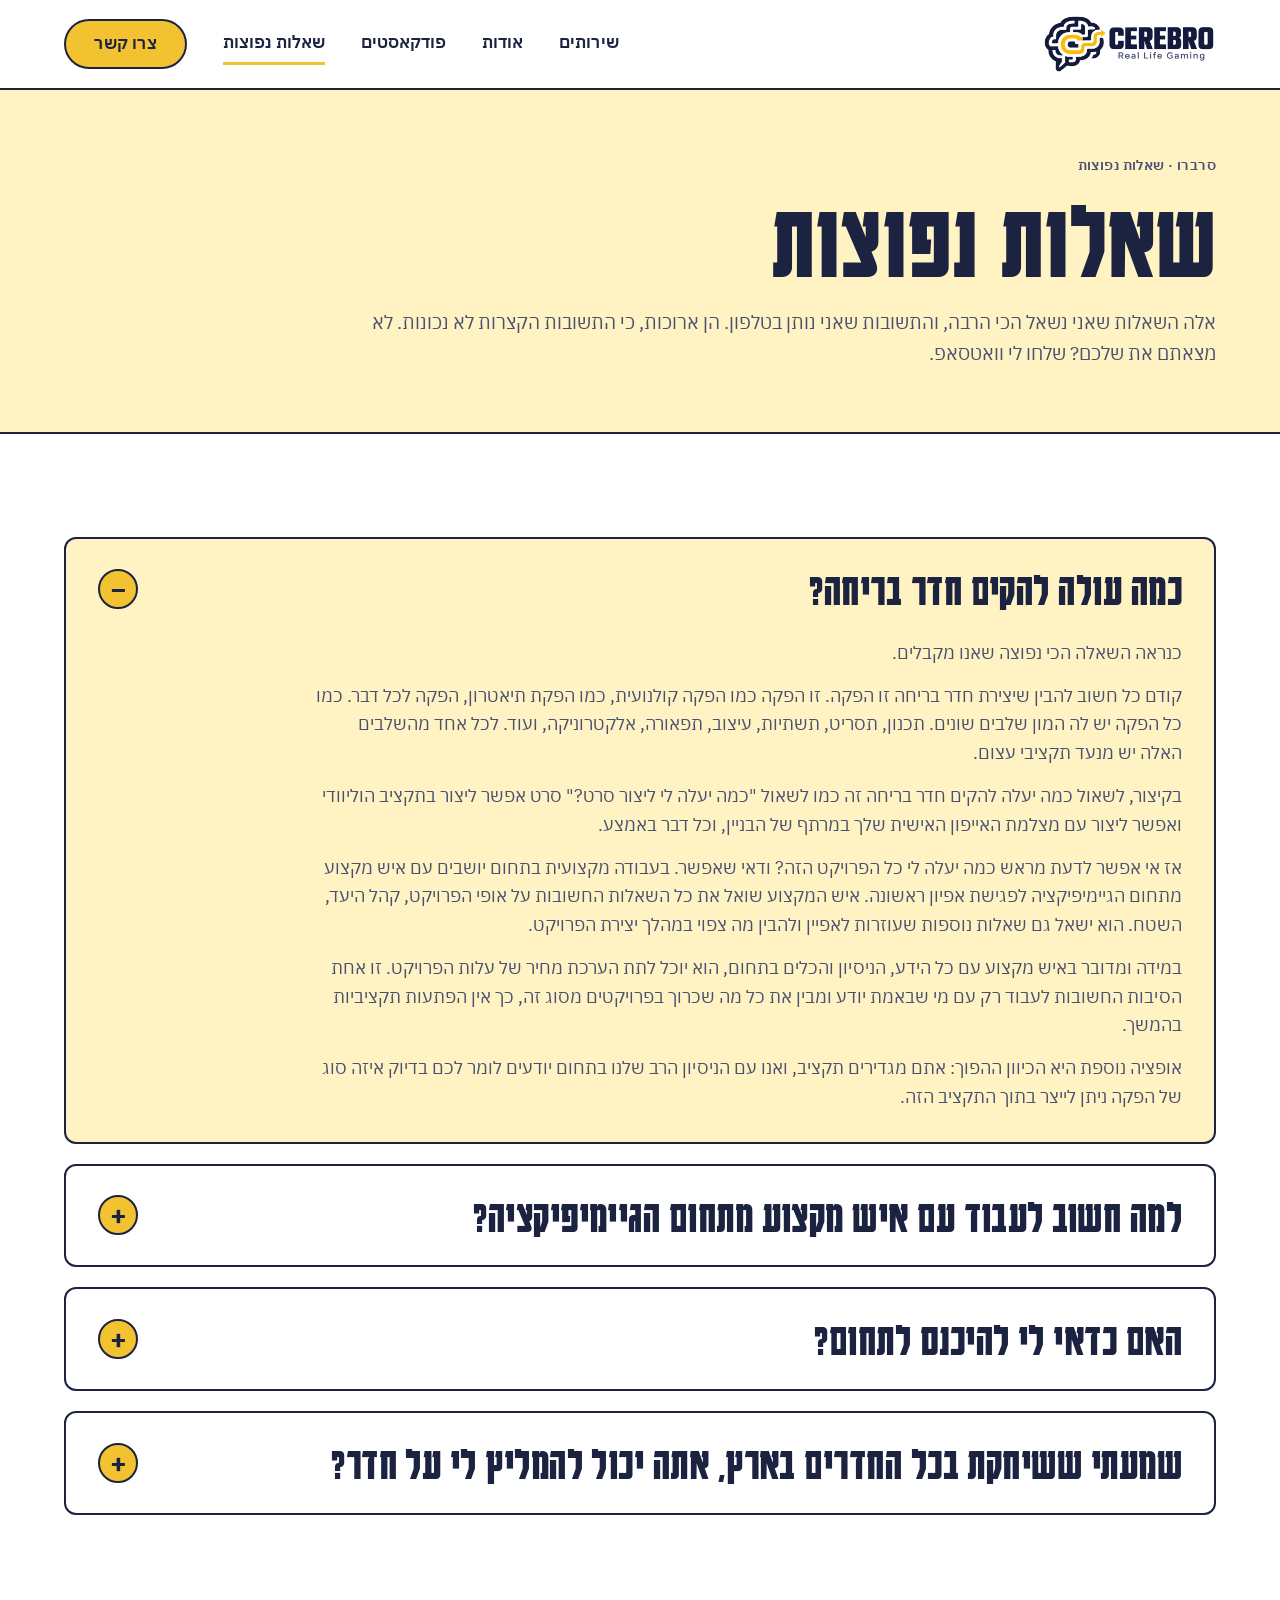
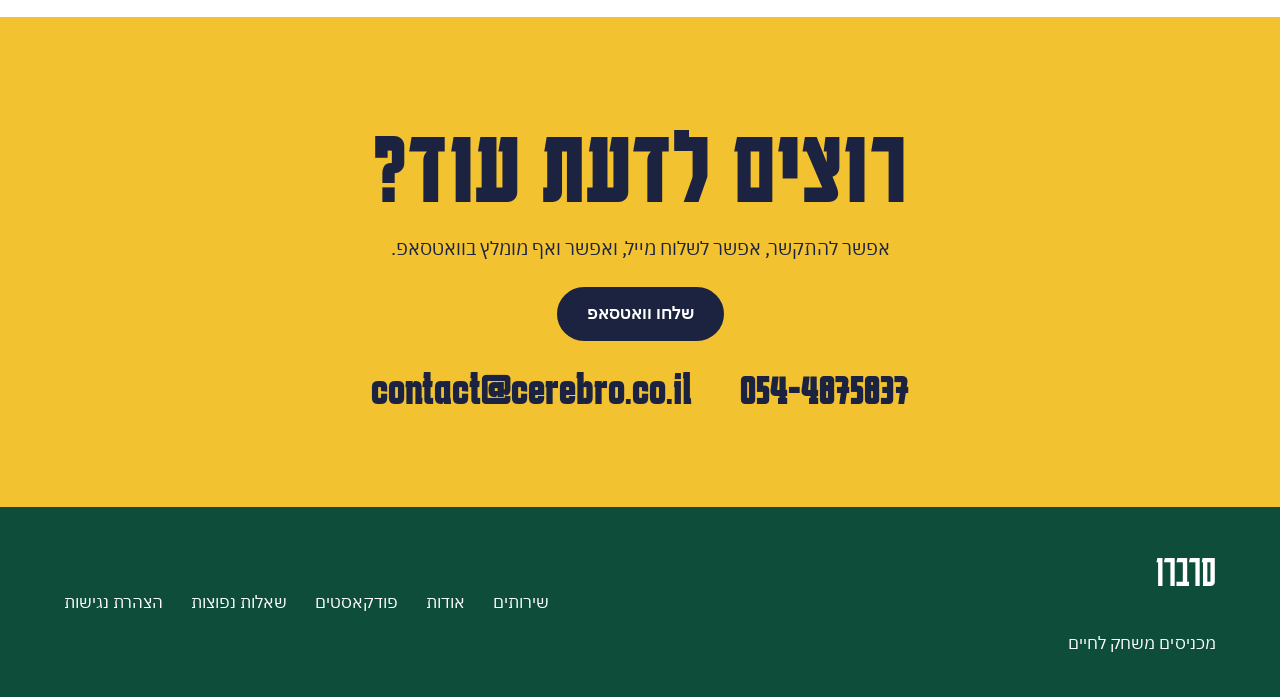
<file: faq.html>
<!doctype html>
<html lang="he" dir="rtl">
<head>
<meta charset="utf-8">
<meta name="viewport" content="width=device-width, initial-scale=1">
<meta name="robots" content="noindex, nofollow"><!-- גרסת תצוגה לגיא. להסיר את השורה הזו כשהאתר עולה לדומיין -->
<title>שאלות נפוצות | סרברו: יצירת חדרי בריחה, כל מה שרציתם לדעת</title>
<meta name="description" content="כמה עולה להקים חדר בריחה, למה לעבוד עם איש מקצוע, והאם כדאי להיכנס לתחום. גיא בוסקו עונה.">
<meta property="og:title" content="שאלות נפוצות | סרברו: יצירת חדרי בריחה, כל מה שרציתם לדעת">
<meta property="og:description" content="כמה עולה להקים חדר בריחה, למה לעבוד עם איש מקצוע, והאם כדאי להיכנס לתחום. גיא בוסקו עונה.">
<meta property="og:image" content="assets/img/hero.jpg">
<meta property="og:locale" content="he_IL">
<meta property="og:type" content="website">
<link rel="icon" href="assets/img/favicon.png">
<link rel="preconnect" href="https://fonts.googleapis.com">
<link rel="preconnect" href="https://fonts.gstatic.com" crossorigin>
<link href="https://fonts.googleapis.com/css2?family=Frank+Ruhl+Libre:wght@500;900&family=IBM+Plex+Sans+Hebrew:wght@400;600&family=Karantina:wght@700&display=swap" rel="stylesheet">
<link rel="stylesheet" href="css/style.css">
</head>
<body>
<a class="skip" href="#main">דילוג לתוכן</a>
<header class="header">
  <div class="container header__in">
    <a class="header__logo" href="index.html" aria-label="סרברו, לדף הבית"><img src="assets/img/logo.png" alt="Cerebro, Real Life Gaming" width="174" height="60"></a>
    <button class="menu-btn" type="button" aria-expanded="false" aria-controls="nav" aria-label="תפריט">
      <svg width="28" height="28" viewBox="0 0 28 28" aria-hidden="true"><path d="M4 8h20M4 14h20M4 20h20" stroke="currentColor" stroke-width="2.5" stroke-linecap="round"/></svg>
    </button>
    <nav class="nav" id="nav" aria-label="ראשי"><a href="services.html">שירותים</a><a href="about.html">אודות</a><a href="podcasts.html">פודקאסטים</a><a href="faq.html" aria-current=page>שאלות נפוצות</a><a class="btn btn--primary" href="index.html#contact">צרו קשר</a></nav>
  </div>
</header>
<main id="main">
<section class="page-title"><div class="container"><p class="label">סרברו · שאלות נפוצות</p><h1 class="h-display">שאלות נפוצות</h1><p class="lead">אלה השאלות שאני נשאל הכי הרבה, והתשובות שאני נותן בטלפון. הן ארוכות, כי התשובות הקצרות לא נכונות. לא מצאתם את שלכם? שלחו לי וואטסאפ.</p></div></section><section class="section"><div class="container"><details class="qa" open><summary><h2 class="h-2">כמה עולה להקים חדר בריחה?</h2></summary><div class="qa__body"><p>כנראה השאלה הכי נפוצה שאנו מקבלים.</p><p>קודם כל חשוב להבין שיצירת חדר בריחה זו הפקה. זו הפקה כמו הפקה קולנועית, כמו הפקת תיאטרון, הפקה לכל דבר. כמו כל הפקה יש לה המון שלבים שונים. תכנון, תסריט, תשתיות, עיצוב, תפאורה, אלקטרוניקה, ועוד. לכל אחד מהשלבים האלה יש מנעד תקציבי עצום.</p><p>בקיצור, לשאול כמה יעלה להקים חדר בריחה זה כמו לשאול "כמה יעלה לי ליצור סרט?" סרט אפשר ליצור בתקציב הוליוודי ואפשר ליצור עם מצלמת האייפון האישית שלך במרתף של הבניין, וכל דבר באמצע.</p><p>אז אי אפשר לדעת מראש כמה יעלה לי כל הפרויקט הזה? ודאי שאפשר. בעבודה מקצועית בתחום יושבים עם איש מקצוע מתחום הגיימיפיקציה לפגישת אפיון ראשונה. איש המקצוע שואל את כל השאלות החשובות על אופי הפרויקט, קהל היעד, השטח. הוא ישאל גם שאלות נוספות שעוזרות לאפיין ולהבין מה צפוי במהלך יצירת הפרויקט.</p><p>במידה ומדובר באיש מקצוע עם כל הידע, הניסיון והכלים בתחום, הוא יוכל לתת הערכת מחיר של עלות הפרויקט. זו אחת הסיבות החשובות לעבוד רק עם מי שבאמת יודע ומבין את כל מה שכרוך בפרויקטים מסוג זה, כך אין הפתעות תקציביות בהמשך.</p><p>אופציה נוספת היא הכיוון ההפוך: אתם מגדירים תקציב, ואנו עם הניסיון הרב שלנו בתחום יודעים לומר לכם בדיוק איזה סוג של הפקה ניתן לייצר בתוך התקציב הזה.</p></div></details><details class="qa"><summary><h2 class="h-2">למה חשוב לעבוד עם איש מקצוע מתחום הגיימיפיקציה?</h2></summary><div class="qa__body"><p>תכנון מוקדם נכון של פרויקט חוסך אלפי שקלים או עשרות אלפי שקלים בהמשך הדרך. הערכה נכונה של תקציב ועלויות היא משהו שרק מישהו שעובד שנים בתחום וביצע עשרות פרויקטים שונים יכול לתת. מישהו שמכיר את כל הספקים בתחום, כל העלויות, כל המהמורות האפשריות בדרך.</p><p>בנוסף, מבחינת תכנון משחקי, יש הבדל גדול מאוד בין "להמציא חידות" לבין לדעת ליצור חוויה משחקית שלמה. לדעת לחבר בין האלמנטים השונים והאקשנים השונים של החוויה, למכלול אחד רציף ומופלא שיוצר את האפקט הרצוי לשחקנים. זה משהו שרק מומחה בתחום שרכש מספיק ידע וניסיון יכול לעשות.</p><p>היכרות עם קהלי יעד שונים היא גם חשובה. אנו נתקלים פעמים רבות בחוויות משחק לא טובות (בלשון המעטה). חידות שאינן חווייתיות, לא מעבירות נכון את הערך המשחקי המתאים, עם קישוריות וזרימה פגומים, או שאינן מתאימות לקהל היעד שנועדו לו.</p><p>במקרים של העברת ידע באמצעות משחק פעמים רבות הידע אינו מועבר בצורה הנכונה. במקום לשמר ידע אצל השחקנים (בדרך כלל תלמידים) מתבצע בדיוק ההפך. לכן חשוב מאוד לעבוד עם אנשי מקצוע שיודעים ליצור תכנון משחקי נכון עבור הקהל הנכון.</p><p>בשורה התחתונה: כשניגשים למלאכת יצירת חדרי בריחה, אין תחליף לעבודה מקצועית וייעוץ של מישהו שהוא גם בעל חדר בעצמו והפעיל אלפי קבוצות. איש מקצוע ששיחק במאות חדרים, יצר עשרות חדרים, מכיר היטב את השוק ואת הקהל, את יכולות הבנייה השונות בארץ, ועוד.</p></div></details><details class="qa"><summary><h2 class="h-2">האם כדאי לי להיכנס לתחום?</h2></summary><div class="qa__body"><p>רבים מתקשרים אליי עם שאלות כמו "יש לי רעיון מצוין לחדר, כדאי לי לבנות אותו?" או "יש לי משהו שעוד לא עשו! אני מתלבט אם להקים מזה עסק."</p><p>אז אני אמנם מתפרנס מלעזור לאנשים ליצור את הרעיונות שלהם, אבל חשוב לי לא למכור לאף אחד אשליות. מתנצל מראש אם זה נשמע קשוח: רעיונות הם לא הבעיה בתחום הזה, רעיונות יש כמו מים. כן, גם כאלה שעוד לא נראו יש הרבה. כן, גם הרעיון שלך.</p><p>כמו בכל תחום אחר לכל אחד יש "רעיון ענק לספר", "רעיון נהדר לסרט" וכו'. זה לא אומר שאתה יכול לגרום לסרט שלך להיות מופק בקלות, ובאיכות שאתה מדמיין אותו.</p><p>הקמת עסק היא בראש ובראשונה עניין ניהולי, בירוקרטי ו... ובכן, עסקי, כך גם יצירת חדרי בריחה. החלק היצירתי הוא סופר חשוב כמובן. התשוקה שלך לנושא, הרצון שלך ליצור ולראות את הרעיון שלך קורם עור וגידים הוא חשוב. עם זאת, הוא רק חלק מהרבה מאוד דברים חשובים מסביב.</p><p>תכנית עסקית, תכנון נכון, לא רק כלכלי אלא גם (במיוחד במצב התחום כרגע) שיווקי הוא המפתח להצלחה. מי שיש לו את הזמן, היכולת, הכוחות הנפשיים, הכלים ואנשי המקצוע הנכונים, יכול להרים עסק.</p><p>יש כיום בתחום חדרי הבריחה הרבה עסקים מצליחים והרבה שפחות מצליחים, כמו בכל תחום אחר, וחשוב להבין שרעיון טוב הוא ממש לא מספיק להצלחת העסק.</p><p>עדיין רוצים להיכנס לתחום? צרו קשר ואשמח לייעץ ולעזור.</p></div></details><details class="qa"><summary><h2 class="h-2">שמעתי ששיחקת בכל החדרים בארץ, אתה יכול להמליץ לי על חדר?</h2></summary><div class="qa__body"><p>השאלה הזו גם לפעמים נשאלת כ"מה החדר הכי טוב שעשית?" או "יש מלא חדרים, איך אני בוחר אחד טוב?"</p><p>ראשית חשוב להבין שחוויה משחקית היא עניין אינדיבידואלי. לחדר בריחה מרכיבים רבים, ביניהם העלילה, התפאורה, החידות, האווירה, השירות, העלות, ועוד. יש שחקנים שייהנו יותר מחדר עם חידות קשות ופחות אווירה, ויש שחקנים שיעדיפו סיפור אימרסיבי עם משימות בתמה על חשבון קושי, וכמובן יש העדפות רבות אחרות.</p><p>מעבר לכך, החדר שאמליץ עליו לזוג מנוסים הוא מן הסתם לא אותו חדר שאמליץ עליו למשפחה עם שלושה ילדים שזה החדר השני שלהם.</p><p>אז כששואלים אותי על מה אני ממליץ, אני קודם כל שואל "ממליץ למי? איזה הרכב? מה הניסיון שלכם בחדר בריחה? באיזה אזור בארץ?" וכו'. רק אז יכול לתת רשימה של המלצות לחדרים מצוינים שללא ספק יתאימו להרכב הנדרש.</p><p>ובכל זאת עם כל הנ"ל והעובדה שחדרים שונים יכולים להתאים לקבוצות עם אופי שונה, כמובן שיש היום בתחום פערים גדולים מאוד.</p></div></details></div></section>
<section class="contact" id="contact">
  <div class="container">
    <h2 class="h-display">רוצים לדעת עוד?</h2>
    <p>אפשר להתקשר, אפשר לשלוח מייל, ואפשר ואף מומלץ בוואטסאפ.</p>
    <a class="btn btn--ink" href="https://wa.me/972544875837">שלחו וואטסאפ</a>
    <div class="contact__lines"><a href="tel:+972544875837">054-4875837</a><a href="mailto:contact@cerebro.co.il">contact@cerebro.co.il</a></div>
  </div>
</section>
</main>
<footer class="footer">
  <div class="container footer__in">
    <div><p class="h-2" style="font-family:var(--font-head);line-height:1">סרברו</p><p>מכניסים משחק לחיים</p></div>
    <nav class="footer__nav" aria-label="תחתון"><a href="services.html">שירותים</a><a href="about.html">אודות</a><a href="podcasts.html">פודקאסטים</a><a href="faq.html">שאלות נפוצות</a><a href="accessibility.html">הצהרת נגישות</a></nav>
  </div>
</footer>
<a class="wa-float" href="https://wa.me/972544875837" aria-label="שלחו וואטסאפ">
  <svg width="30" height="30" viewBox="0 0 30 30" aria-hidden="true"><path d="M6 24l1.6-5.2A9.5 9.5 0 1 1 11 22.4z" fill="none" stroke="#1C2340" stroke-width="2.4" stroke-linejoin="round"/></svg>
</a>
<script src="js/main.js" defer></script>
</body>
</html>
</file>
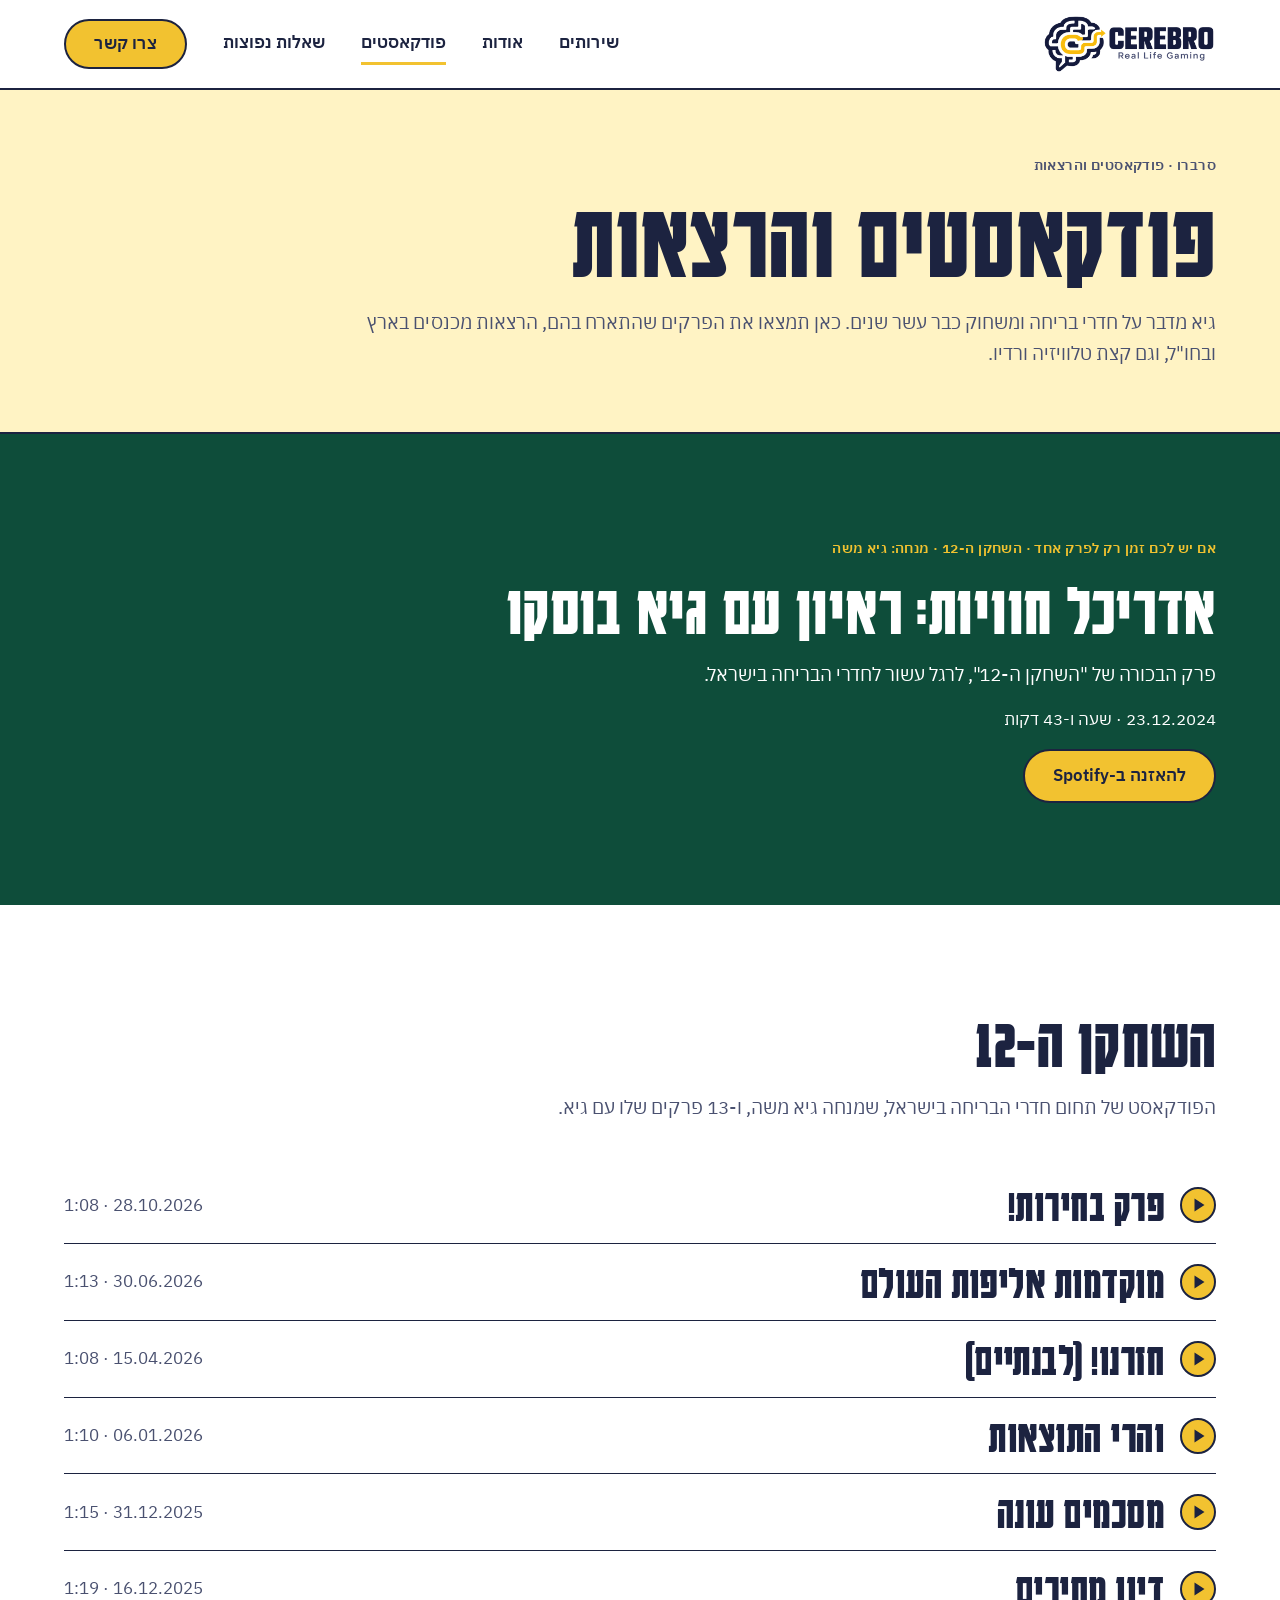
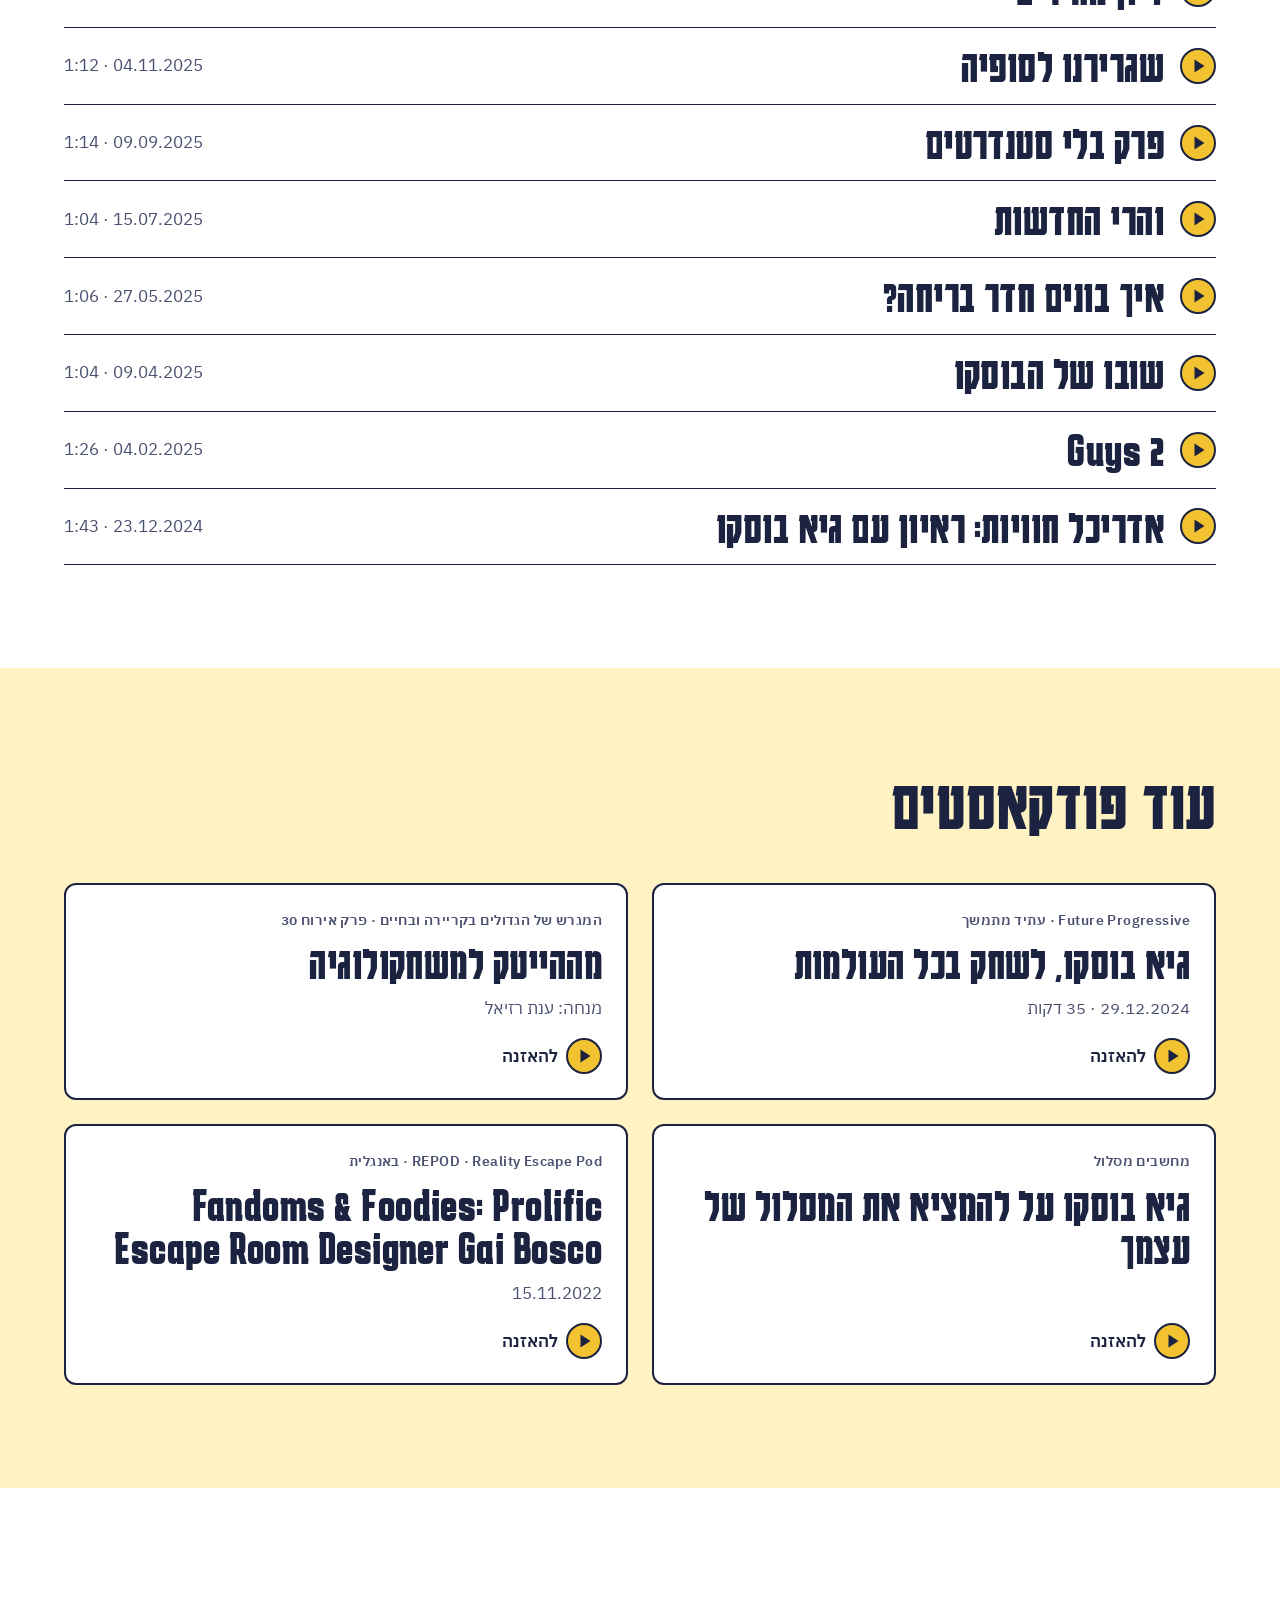
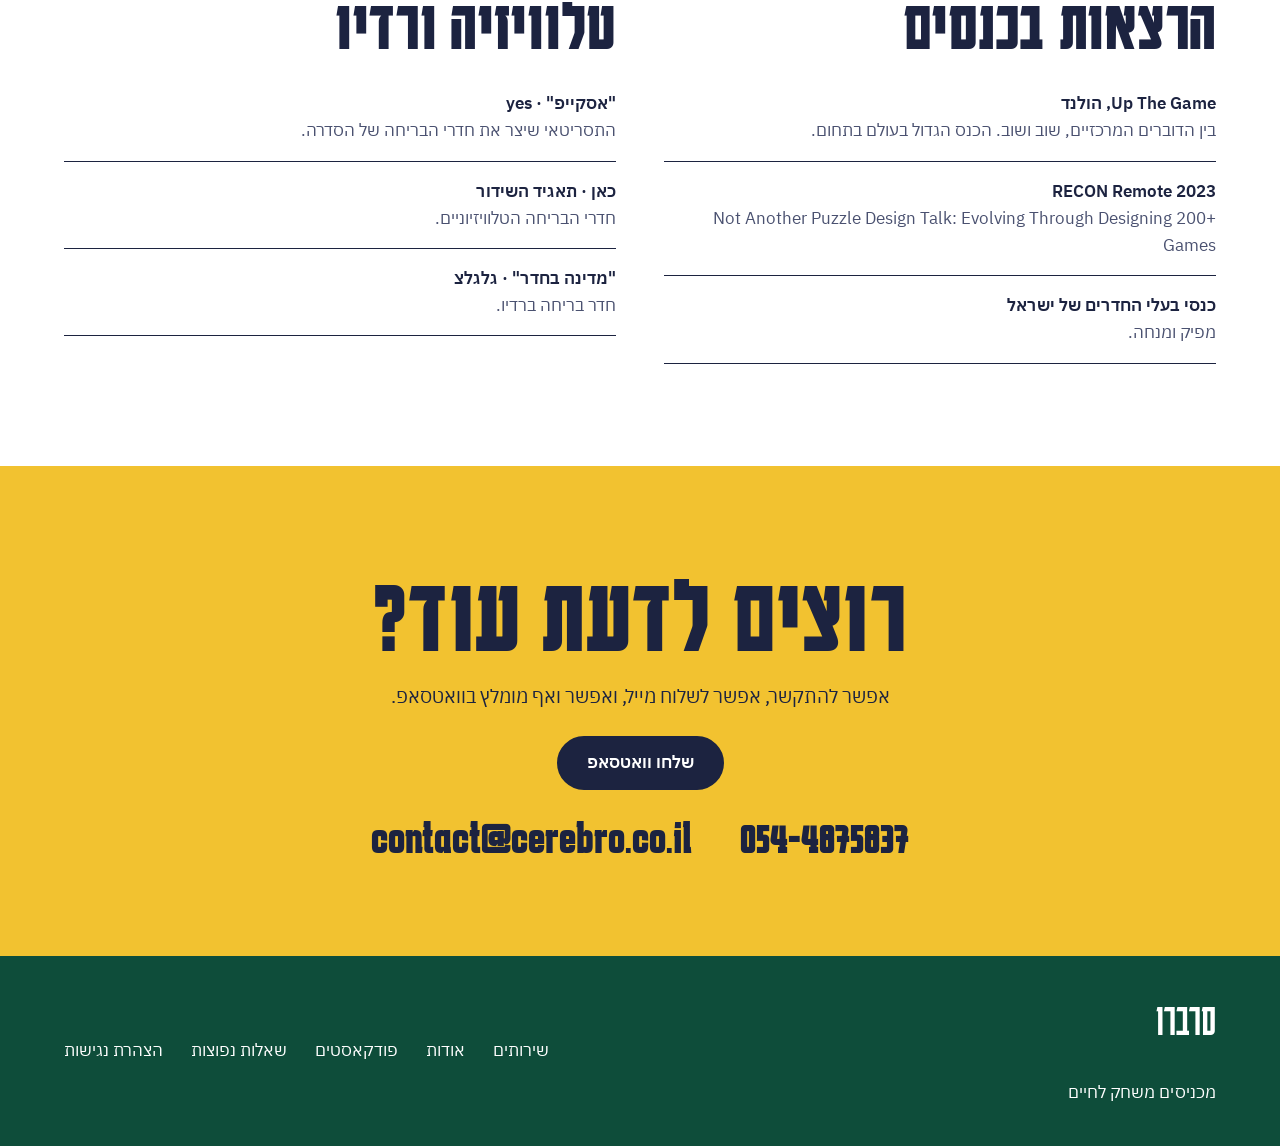
<file: podcasts.html>
<!doctype html>
<html lang="he" dir="rtl">
<head>
<meta charset="utf-8">
<meta name="viewport" content="width=device-width, initial-scale=1">
<meta name="robots" content="noindex, nofollow"><!-- גרסת תצוגה לגיא. להסיר את השורה הזו כשהאתר עולה לדומיין -->
<title>פודקאסטים והרצאות | סרברו</title>
<meta name="description" content="הפרקים שגיא בוסקו התארח בהם, הרצאות מכנסים בארץ ובחו"ל, טלוויזיה ורדיו.">
<meta property="og:title" content="פודקאסטים והרצאות | סרברו">
<meta property="og:description" content="הפרקים שגיא בוסקו התארח בהם, הרצאות מכנסים בארץ ובחו"ל, טלוויזיה ורדיו.">
<meta property="og:image" content="assets/img/hero.jpg">
<meta property="og:locale" content="he_IL">
<meta property="og:type" content="website">
<link rel="icon" href="assets/img/favicon.png">
<link rel="preconnect" href="https://fonts.googleapis.com">
<link rel="preconnect" href="https://fonts.gstatic.com" crossorigin>
<link href="https://fonts.googleapis.com/css2?family=Frank+Ruhl+Libre:wght@500;900&family=IBM+Plex+Sans+Hebrew:wght@400;600&family=Karantina:wght@700&display=swap" rel="stylesheet">
<link rel="stylesheet" href="css/style.css">
</head>
<body>
<a class="skip" href="#main">דילוג לתוכן</a>
<header class="header">
  <div class="container header__in">
    <a class="header__logo" href="index.html" aria-label="סרברו, לדף הבית"><img src="assets/img/logo.png" alt="Cerebro, Real Life Gaming" width="174" height="60"></a>
    <button class="menu-btn" type="button" aria-expanded="false" aria-controls="nav" aria-label="תפריט">
      <svg width="28" height="28" viewBox="0 0 28 28" aria-hidden="true"><path d="M4 8h20M4 14h20M4 20h20" stroke="currentColor" stroke-width="2.5" stroke-linecap="round"/></svg>
    </button>
    <nav class="nav" id="nav" aria-label="ראשי"><a href="services.html">שירותים</a><a href="about.html">אודות</a><a href="podcasts.html" aria-current=page>פודקאסטים</a><a href="faq.html">שאלות נפוצות</a><a class="btn btn--primary" href="index.html#contact">צרו קשר</a></nav>
  </div>
</header>
<main id="main">
<section class="page-title"><div class="container"><p class="label">סרברו · פודקאסטים והרצאות</p><h1 class="h-display">פודקאסטים והרצאות</h1><p class="lead">גיא מדבר על חדרי בריחה ומשחוק כבר עשר שנים. כאן תמצאו את הפרקים שהתארח בהם, הרצאות מכנסים בארץ ובחו"ל, וגם קצת טלוויזיה ורדיו.</p></div></section>
<section class="section section--dark featured">
  <div class="container">
    <p class="label">אם יש לכם זמן רק לפרק אחד · השחקן ה-12 · מנחה: גיא משה</p>
    <h2 class="h-1">אדריכל חוויות: ראיון עם גיא בוסקו</h2>
    <p class="lead">פרק הבכורה של "השחקן ה-12", לרגל עשור לחדרי הבריחה בישראל.</p>
    <p>23.12.2024 · שעה ו-43 דקות</p>
    <p><a class="btn btn--primary" href="https://open.spotify.com/episode/1lq8vQ77AYK0aZsesNeJm0" target="_blank" rel="noopener">להאזנה ב-Spotify</a></p>
  </div>
</section>
<section class="section">
  <div class="container">
    <div class="section-head stack"><h2 class="h-1">השחקן ה-12</h2><p class="lead">הפודקאסט של תחום חדרי הבריחה בישראל, שמנחה גיא משה, ו-13 פרקים שלו עם גיא.</p></div>
    <ul class="eps"><li><a href="https://open.spotify.com/episode/4twP8pkCTtF2K66DLG8Tgj" target="_blank" rel="noopener"><svg class="play" viewBox="0 0 36 36" aria-hidden="true"><circle cx="18" cy="18" r="17" fill="#F2C230" stroke="#1C2340" stroke-width="2"/><path d="M14.5 11.5v13l10-6.5z" fill="#1C2340"/></svg><span><h3 class="h-2 ep__t">פרק בחירות!</h3></span><span class="meta">28.10.2026 · 1:08</span></a></li><li><a href="https://open.spotify.com/episode/3S76ACTX1ichDWOvvi5a7K" target="_blank" rel="noopener"><svg class="play" viewBox="0 0 36 36" aria-hidden="true"><circle cx="18" cy="18" r="17" fill="#F2C230" stroke="#1C2340" stroke-width="2"/><path d="M14.5 11.5v13l10-6.5z" fill="#1C2340"/></svg><span><h3 class="h-2 ep__t">מוקדמות אליפות העולם</h3></span><span class="meta">30.06.2026 · 1:13</span></a></li><li><a href="https://open.spotify.com/episode/4xFdAhtulxWupo4m2k26Pj" target="_blank" rel="noopener"><svg class="play" viewBox="0 0 36 36" aria-hidden="true"><circle cx="18" cy="18" r="17" fill="#F2C230" stroke="#1C2340" stroke-width="2"/><path d="M14.5 11.5v13l10-6.5z" fill="#1C2340"/></svg><span><h3 class="h-2 ep__t">חזרנו! (לבנתיים)</h3></span><span class="meta">15.04.2026 · 1:08</span></a></li><li><a href="https://open.spotify.com/episode/2mHGE3dtYOF6YSWgmtBrG6" target="_blank" rel="noopener"><svg class="play" viewBox="0 0 36 36" aria-hidden="true"><circle cx="18" cy="18" r="17" fill="#F2C230" stroke="#1C2340" stroke-width="2"/><path d="M14.5 11.5v13l10-6.5z" fill="#1C2340"/></svg><span><h3 class="h-2 ep__t">והרי התוצאות</h3></span><span class="meta">06.01.2026 · 1:10</span></a></li><li><a href="https://open.spotify.com/episode/3ElsWcmdvOzEeQCXeO32YB" target="_blank" rel="noopener"><svg class="play" viewBox="0 0 36 36" aria-hidden="true"><circle cx="18" cy="18" r="17" fill="#F2C230" stroke="#1C2340" stroke-width="2"/><path d="M14.5 11.5v13l10-6.5z" fill="#1C2340"/></svg><span><h3 class="h-2 ep__t">מסכמים עונה</h3></span><span class="meta">31.12.2025 · 1:15</span></a></li><li><a href="https://open.spotify.com/episode/3631qoj2ybZXU5QgGsCeNn" target="_blank" rel="noopener"><svg class="play" viewBox="0 0 36 36" aria-hidden="true"><circle cx="18" cy="18" r="17" fill="#F2C230" stroke="#1C2340" stroke-width="2"/><path d="M14.5 11.5v13l10-6.5z" fill="#1C2340"/></svg><span><h3 class="h-2 ep__t">דיון מחירים</h3></span><span class="meta">16.12.2025 · 1:19</span></a></li><li><a href="https://open.spotify.com/episode/1cg0oWQitaGi25yZVtmx0m" target="_blank" rel="noopener"><svg class="play" viewBox="0 0 36 36" aria-hidden="true"><circle cx="18" cy="18" r="17" fill="#F2C230" stroke="#1C2340" stroke-width="2"/><path d="M14.5 11.5v13l10-6.5z" fill="#1C2340"/></svg><span><h3 class="h-2 ep__t">שגרירנו לסופיה</h3></span><span class="meta">04.11.2025 · 1:12</span></a></li><li><a href="https://open.spotify.com/episode/77i7aaJfcIyInelPwdZU30" target="_blank" rel="noopener"><svg class="play" viewBox="0 0 36 36" aria-hidden="true"><circle cx="18" cy="18" r="17" fill="#F2C230" stroke="#1C2340" stroke-width="2"/><path d="M14.5 11.5v13l10-6.5z" fill="#1C2340"/></svg><span><h3 class="h-2 ep__t">פרק בלי סטנדרטים</h3></span><span class="meta">09.09.2025 · 1:14</span></a></li><li><a href="https://open.spotify.com/episode/62hjXGFlnBbLN3X6oeJbZm" target="_blank" rel="noopener"><svg class="play" viewBox="0 0 36 36" aria-hidden="true"><circle cx="18" cy="18" r="17" fill="#F2C230" stroke="#1C2340" stroke-width="2"/><path d="M14.5 11.5v13l10-6.5z" fill="#1C2340"/></svg><span><h3 class="h-2 ep__t">והרי החדשות</h3></span><span class="meta">15.07.2025 · 1:04</span></a></li><li><a href="https://open.spotify.com/episode/2ivIS8D8K6OdvQi50Zl41A" target="_blank" rel="noopener"><svg class="play" viewBox="0 0 36 36" aria-hidden="true"><circle cx="18" cy="18" r="17" fill="#F2C230" stroke="#1C2340" stroke-width="2"/><path d="M14.5 11.5v13l10-6.5z" fill="#1C2340"/></svg><span><h3 class="h-2 ep__t">איך בונים חדר בריחה?</h3></span><span class="meta">27.05.2025 · 1:06</span></a></li><li><a href="https://open.spotify.com/episode/4ydMJN3zPu8RqkkYXNAeBB" target="_blank" rel="noopener"><svg class="play" viewBox="0 0 36 36" aria-hidden="true"><circle cx="18" cy="18" r="17" fill="#F2C230" stroke="#1C2340" stroke-width="2"/><path d="M14.5 11.5v13l10-6.5z" fill="#1C2340"/></svg><span><h3 class="h-2 ep__t">שובו של הבוסקו</h3></span><span class="meta">09.04.2025 · 1:04</span></a></li><li><a href="https://open.spotify.com/episode/1CfgdVEDdKebj8j75s1wvy" target="_blank" rel="noopener"><svg class="play" viewBox="0 0 36 36" aria-hidden="true"><circle cx="18" cy="18" r="17" fill="#F2C230" stroke="#1C2340" stroke-width="2"/><path d="M14.5 11.5v13l10-6.5z" fill="#1C2340"/></svg><span><h3 class="h-2 ep__t">2 Guys</h3></span><span class="meta">04.02.2025 · 1:26</span></a></li><li><a href="https://open.spotify.com/episode/1lq8vQ77AYK0aZsesNeJm0" target="_blank" rel="noopener"><svg class="play" viewBox="0 0 36 36" aria-hidden="true"><circle cx="18" cy="18" r="17" fill="#F2C230" stroke="#1C2340" stroke-width="2"/><path d="M14.5 11.5v13l10-6.5z" fill="#1C2340"/></svg><span><h3 class="h-2 ep__t">אדריכל חוויות: ראיון עם גיא בוסקו</h3></span><span class="meta">23.12.2024 · 1:43</span></a></li></ul>
  </div>
</section>
<section class="section section--alt">
  <div class="container">
    <div class="section-head"><h2 class="h-1">עוד פודקאסטים</h2></div>
    <div class="grid grid--2"><a class="card pod" href="https://open.spotify.com/episode/1pDOkfDSrWTyjJrjx388iR" target="_blank" rel="noopener"><p class="label">Future Progressive · עתיד מתמשך</p><h3 class="h-2">גיא בוסקו, לשחק בכל העולמות</h3><p class="soft">29.12.2024 · 35 דקות</p><span class="pod__play"><svg class="play" viewBox="0 0 36 36" aria-hidden="true"><circle cx="18" cy="18" r="17" fill="#F2C230" stroke="#1C2340" stroke-width="2"/><path d="M14.5 11.5v13l10-6.5z" fill="#1C2340"/></svg>להאזנה</span></a><a class="card pod" href="https://open.spotify.com/episode/5jbWX3NwRqY9sEoP0flnr5" target="_blank" rel="noopener"><p class="label">המגרש של הגדולים בקריירה ובחיים · פרק אירוח 30</p><h3 class="h-2">מההייטק למשחקולוגיה</h3><p class="soft">מנחה: ענת רזיאל</p><span class="pod__play"><svg class="play" viewBox="0 0 36 36" aria-hidden="true"><circle cx="18" cy="18" r="17" fill="#F2C230" stroke="#1C2340" stroke-width="2"/><path d="M14.5 11.5v13l10-6.5z" fill="#1C2340"/></svg>להאזנה</span></a><a class="card pod" href="https://open.spotify.com/episode/7EVSONfUYWFfsxmYNASn9s" target="_blank" rel="noopener"><p class="label">מחשבים מסלול</p><h3 class="h-2">גיא בוסקו על להמציא את המסלול של עצמך</h3><span class="pod__play"><svg class="play" viewBox="0 0 36 36" aria-hidden="true"><circle cx="18" cy="18" r="17" fill="#F2C230" stroke="#1C2340" stroke-width="2"/><path d="M14.5 11.5v13l10-6.5z" fill="#1C2340"/></svg>להאזנה</span></a><a class="card pod" href="https://roomescapeartist.com/2022/11/15/repod-s4e7-israel/" target="_blank" rel="noopener"><p class="label">REPOD · Reality Escape Pod · באנגלית</p><h3 class="h-2 ltr">Fandoms &amp; Foodies: Prolific Escape Room Designer Gai Bosco</h3><p class="soft">15.11.2022</p><span class="pod__play"><svg class="play" viewBox="0 0 36 36" aria-hidden="true"><circle cx="18" cy="18" r="17" fill="#F2C230" stroke="#1C2340" stroke-width="2"/><path d="M14.5 11.5v13l10-6.5z" fill="#1C2340"/></svg>להאזנה</span></a></div>
  </div>
</section>
<section class="section">
  <div class="container grid grid--2 grid--gap-lg">
    <div><h2 class="h-1">הרצאות בכנסים</h2><ul class="rows">
      <li><strong>Up The Game, הולנד</strong><span>בין הדוברים המרכזיים, שוב ושוב. הכנס הגדול בעולם בתחום.</span></li>
      <li><strong>RECON Remote 2023</strong><span class="ltr" style="display:block">Not Another Puzzle Design Talk: Evolving Through Designing 200+ Games</span></li>
      <li><strong>כנסי בעלי החדרים של ישראל</strong><span>מפיק ומנחה.</span></li>
    </ul></div>
    <div><h2 class="h-1">טלוויזיה ורדיו</h2><ul class="rows">
      <li><strong>"אסקייפ" · yes</strong><span>התסריטאי שיצר את חדרי הבריחה של הסדרה.</span></li>
      <li><strong>כאן · תאגיד השידור</strong><span>חדרי הבריחה הטלוויזיוניים.</span></li>
      <li><strong>"מדינה בחדר" · גלגלצ</strong><span>חדר בריחה ברדיו.</span></li>
    </ul></div>
  </div>
</section>
<section class="contact" id="contact">
  <div class="container">
    <h2 class="h-display">רוצים לדעת עוד?</h2>
    <p>אפשר להתקשר, אפשר לשלוח מייל, ואפשר ואף מומלץ בוואטסאפ.</p>
    <a class="btn btn--ink" href="https://wa.me/972544875837">שלחו וואטסאפ</a>
    <div class="contact__lines"><a href="tel:+972544875837">054-4875837</a><a href="mailto:contact@cerebro.co.il">contact@cerebro.co.il</a></div>
  </div>
</section>
</main>
<footer class="footer">
  <div class="container footer__in">
    <div><p class="h-2" style="font-family:var(--font-head);line-height:1">סרברו</p><p>מכניסים משחק לחיים</p></div>
    <nav class="footer__nav" aria-label="תחתון"><a href="services.html">שירותים</a><a href="about.html">אודות</a><a href="podcasts.html">פודקאסטים</a><a href="faq.html">שאלות נפוצות</a><a href="accessibility.html">הצהרת נגישות</a></nav>
  </div>
</footer>
<a class="wa-float" href="https://wa.me/972544875837" aria-label="שלחו וואטסאפ">
  <svg width="30" height="30" viewBox="0 0 30 30" aria-hidden="true"><path d="M6 24l1.6-5.2A9.5 9.5 0 1 1 11 22.4z" fill="none" stroke="#1C2340" stroke-width="2.4" stroke-linejoin="round"/></svg>
</a>
<script src="js/main.js" defer></script>
</body>
</html>
</file>
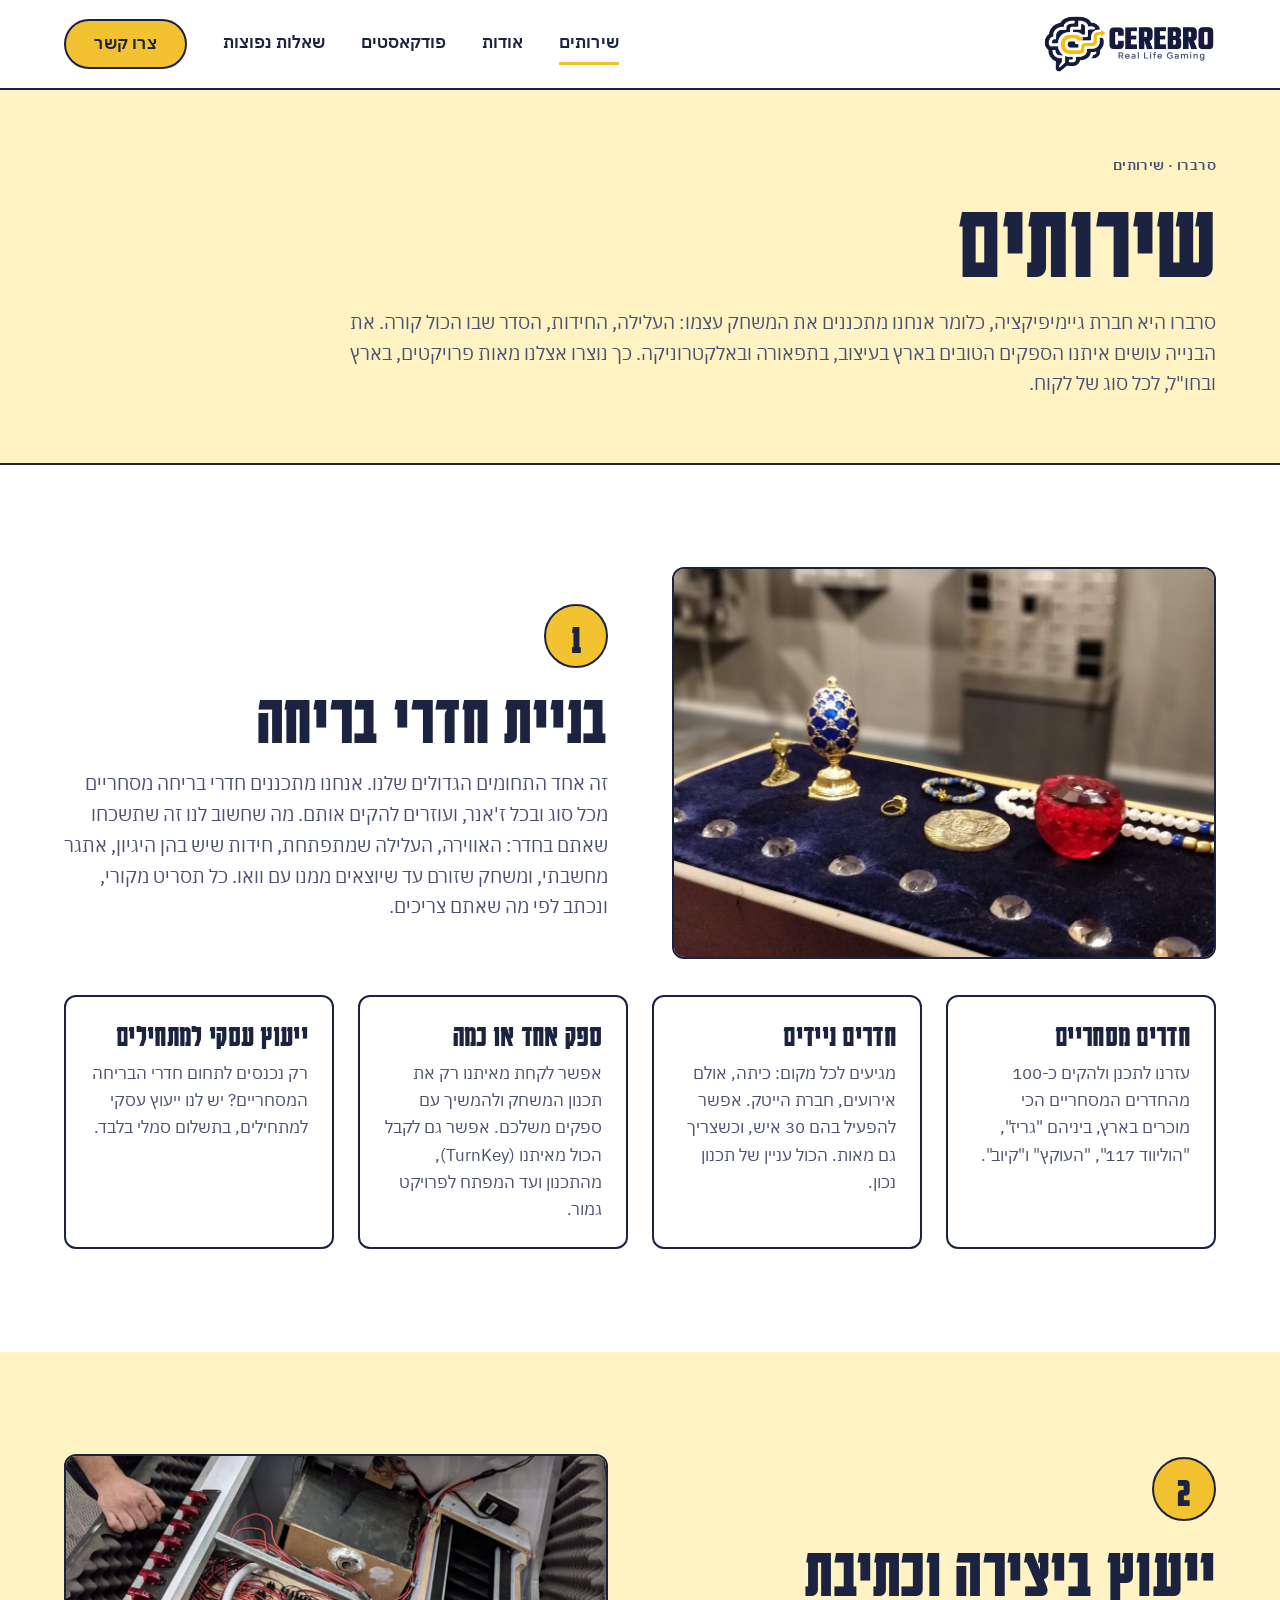
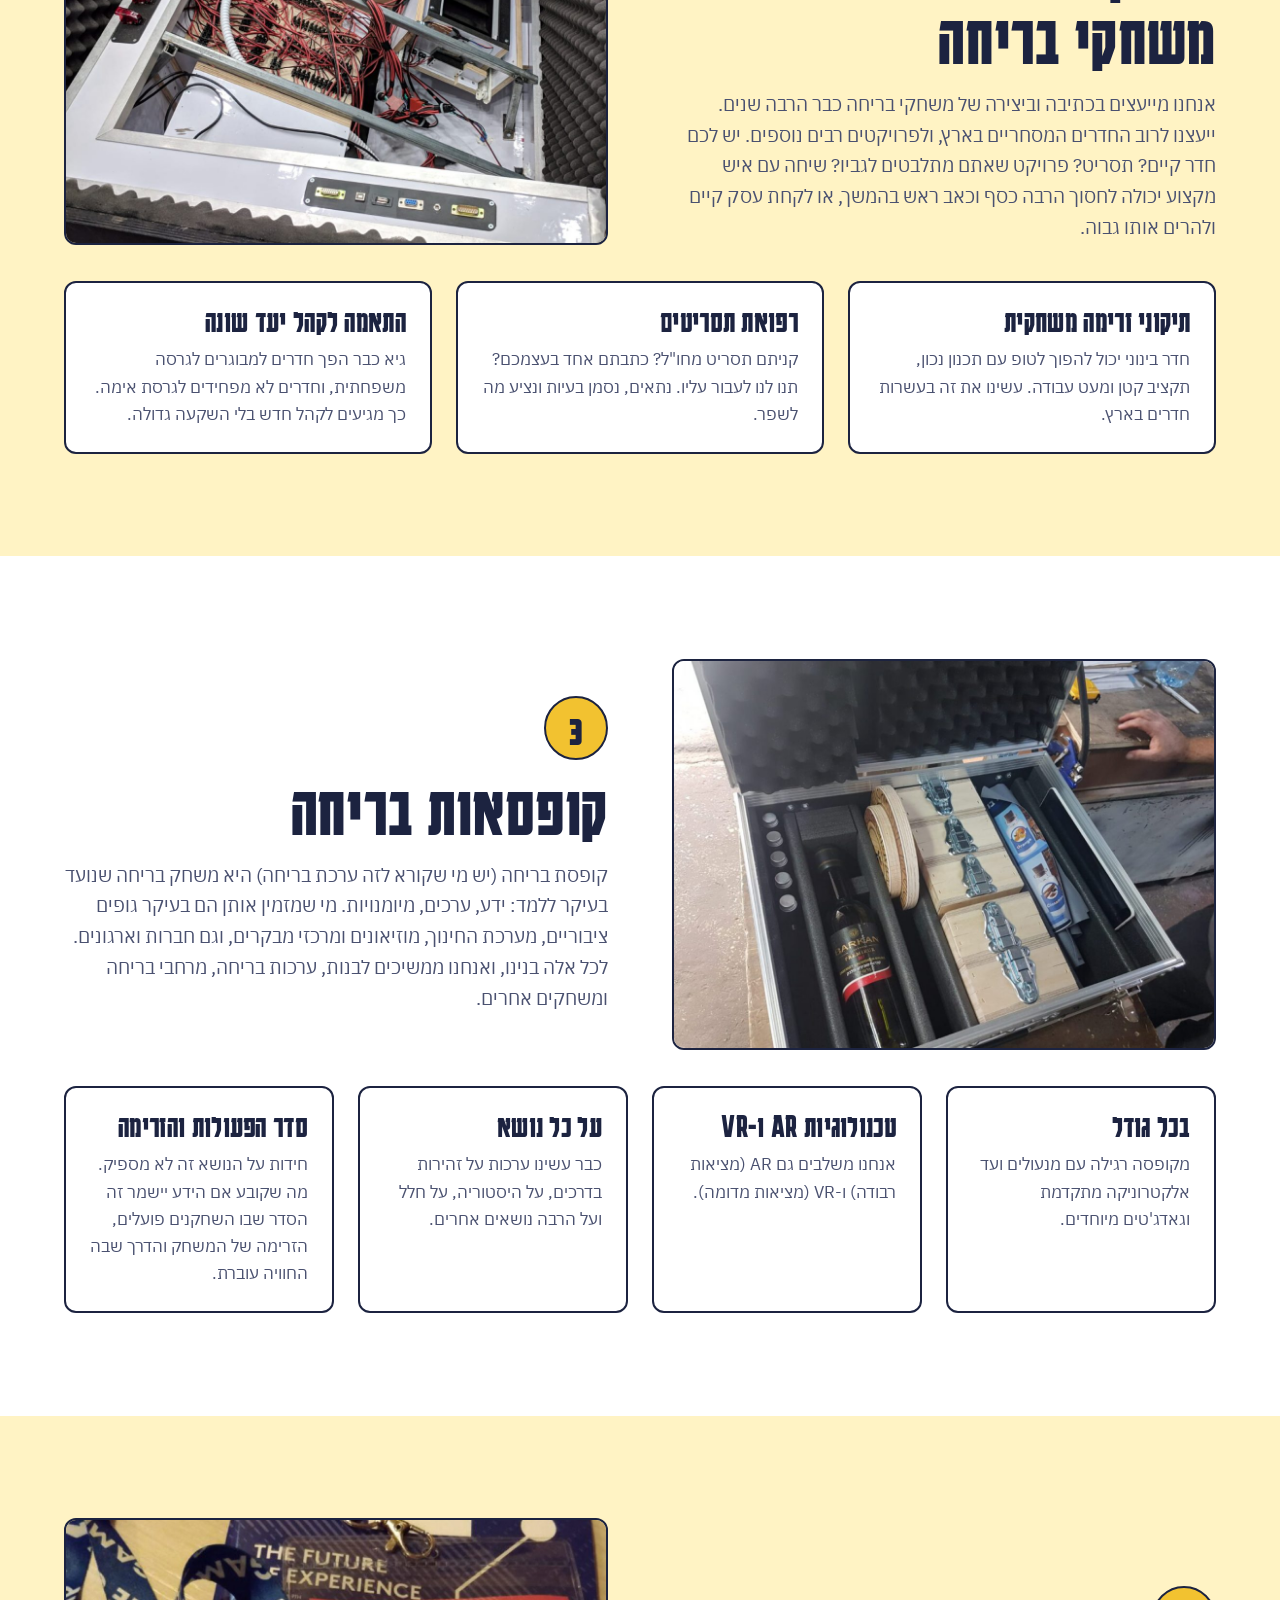
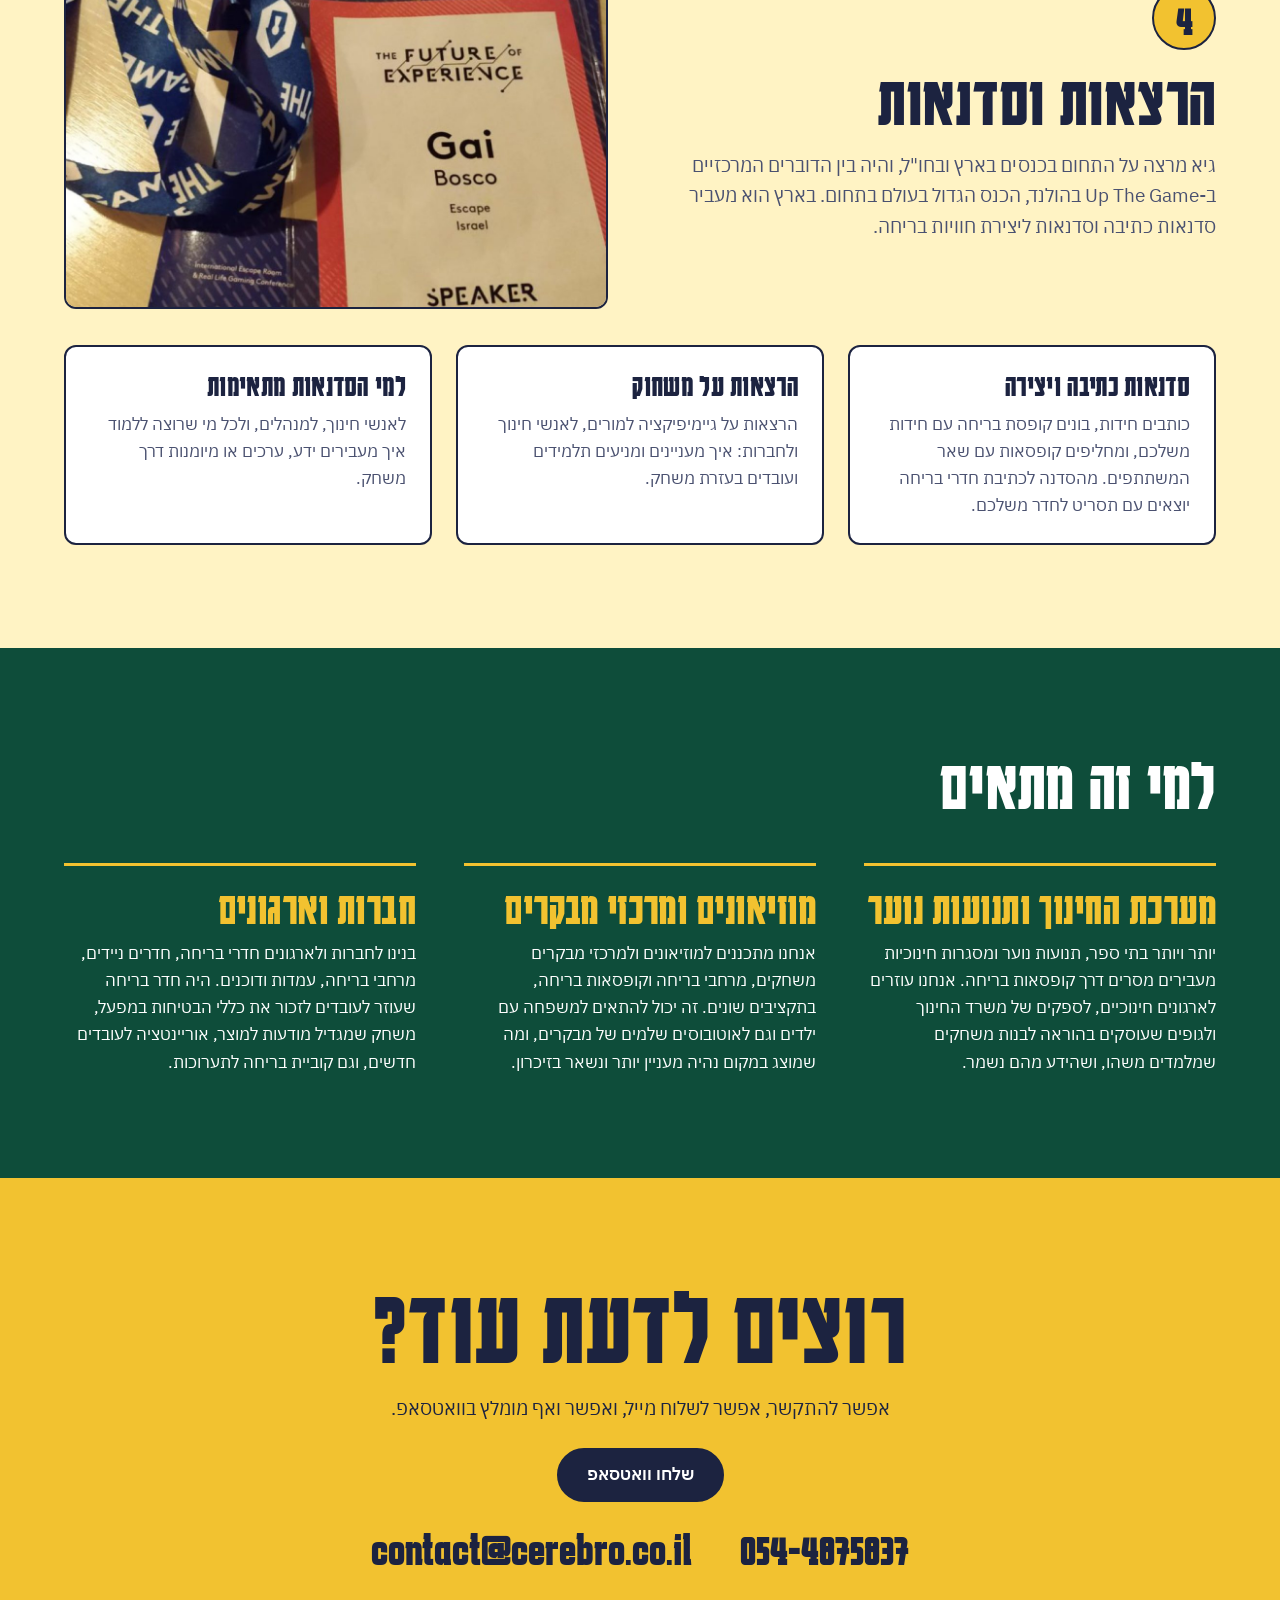
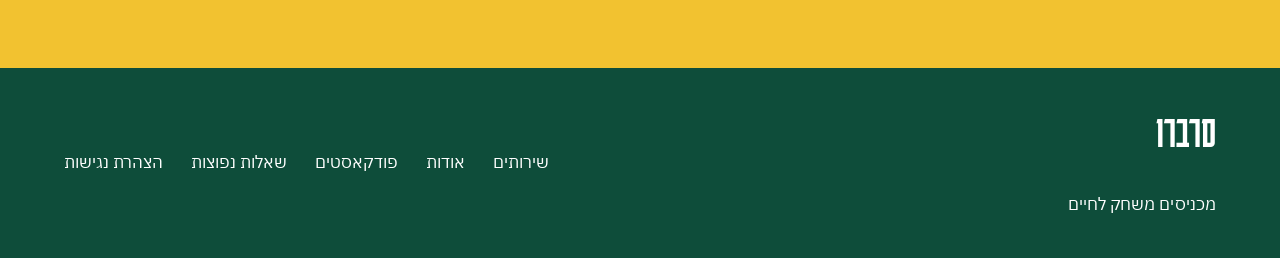
<file: services.html>
<!doctype html>
<html lang="he" dir="rtl">
<head>
<meta charset="utf-8">
<meta name="viewport" content="width=device-width, initial-scale=1">
<meta name="robots" content="noindex, nofollow"><!-- גרסת תצוגה לגיא. להסיר את השורה הזו כשהאתר עולה לדומיין -->
<title>שירותים | סרברו: בניית חדרי בריחה, ייעוץ, קופסאות בריחה, הרצאות וסדנאות</title>
<meta name="description" content="בניית חדרי בריחה מסחריים וניידים, ייעוץ ביצירה וכתיבת משחקי בריחה, קופסאות בריחה לחינוך, למוזיאונים ולארגונים, הרצאות וסדנאות על משחוק.">
<meta property="og:title" content="שירותים | סרברו: בניית חדרי בריחה, ייעוץ, קופסאות בריחה, הרצאות וסדנאות">
<meta property="og:description" content="בניית חדרי בריחה מסחריים וניידים, ייעוץ ביצירה וכתיבת משחקי בריחה, קופסאות בריחה לחינוך, למוזיאונים ולארגונים, הרצאות וסדנאות על משחוק.">
<meta property="og:image" content="assets/img/service-rooms.jpg">
<meta property="og:locale" content="he_IL">
<meta property="og:type" content="website">
<link rel="icon" href="assets/img/favicon.png">
<link rel="preconnect" href="https://fonts.googleapis.com">
<link rel="preconnect" href="https://fonts.gstatic.com" crossorigin>
<link href="https://fonts.googleapis.com/css2?family=Frank+Ruhl+Libre:wght@500;900&family=IBM+Plex+Sans+Hebrew:wght@400;600&family=Karantina:wght@700&display=swap" rel="stylesheet">
<link rel="stylesheet" href="css/style.css">
</head>
<body>
<a class="skip" href="#main">דילוג לתוכן</a>
<header class="header">
  <div class="container header__in">
    <a class="header__logo" href="index.html" aria-label="סרברו, לדף הבית"><img src="assets/img/logo.png" alt="Cerebro, Real Life Gaming" width="174" height="60"></a>
    <button class="menu-btn" type="button" aria-expanded="false" aria-controls="nav" aria-label="תפריט">
      <svg width="28" height="28" viewBox="0 0 28 28" aria-hidden="true"><path d="M4 8h20M4 14h20M4 20h20" stroke="currentColor" stroke-width="2.5" stroke-linecap="round"/></svg>
    </button>
    <nav class="nav" id="nav" aria-label="ראשי"><a href="services.html" aria-current=page>שירותים</a><a href="about.html">אודות</a><a href="podcasts.html">פודקאסטים</a><a href="faq.html">שאלות נפוצות</a><a class="btn btn--primary" href="index.html#contact">צרו קשר</a></nav>
  </div>
</header>
<main id="main">
<section class="page-title"><div class="container"><p class="label">סרברו · שירותים</p><h1 class="h-display">שירותים</h1><p class="lead">סרברו היא חברת גיימיפיקציה, כלומר אנחנו מתכננים את המשחק עצמו: העלילה, החידות, הסדר שבו הכול קורה. את הבנייה עושים איתנו הספקים הטובים בארץ בעיצוב, בתפאורה ובאלקטרוניקה. כך נוצרו אצלנו מאות פרויקטים, בארץ ובחו"ל, לכל סוג של לקוח.</p></div></section>
<section class="section service" id="build">
  <div class="container">
    <div class="service__top">
      <div><span class="token" aria-hidden="true">1</span><h2 class="h-1">בניית חדרי בריחה</h2><p class="lead">זה אחד התחומים הגדולים שלנו. אנחנו מתכננים חדרי בריחה מסחריים מכל סוג ובכל ז'אנר, ועוזרים להקים אותם. מה שחשוב לנו זה שתשכחו שאתם בחדר: האווירה, העלילה שמתפתחת, חידות שיש בהן היגיון, אתגר מחשבתי, ומשחק שזורם עד שיוצאים ממנו עם וואו. כל תסריט מקורי, ונכתב לפי מה שאתם צריכים.</p></div>
      <div class="photo"><img src="assets/img/service-rooms.jpg" alt="אביזרים מתוך חדר הבריחה קרב כספות של The Maze: ביצת תכשיט, מטבעות ואבני חן על קטיפה" width="1112" height="800" loading="lazy"></div>
    </div>
    <div class="grid grid--4"><div class="card"><h3 class="h-3">חדרים מסחריים</h3><p>עזרנו לתכנן ולהקים כ-100 מהחדרים המסחריים הכי מוכרים בארץ, ביניהם "גריז", "הוליווד 117", "העוקץ" ו"קיוב".</p></div><div class="card"><h3 class="h-3">חדרים ניידים</h3><p>מגיעים לכל מקום: כיתה, אולם אירועים, חברת הייטק. אפשר להפעיל בהם 30 איש, וכשצריך גם מאות. הכול עניין של תכנון נכון.</p></div><div class="card"><h3 class="h-3">ספק אחד או כמה</h3><p>אפשר לקחת מאיתנו רק את תכנון המשחק ולהמשיך עם ספקים משלכם. אפשר גם לקבל הכול מאיתנו (TurnKey), מהתכנון ועד המפתח לפרויקט גמור.</p></div><div class="card"><h3 class="h-3">ייעוץ עסקי למתחילים</h3><p>רק נכנסים לתחום חדרי הבריחה המסחריים? יש לנו ייעוץ עסקי למתחילים, בתשלום סמלי בלבד.</p></div></div>
  </div>
</section>
<section class="section service section--alt" id="consulting">
  <div class="container">
    <div class="service__top">
      <div><span class="token" aria-hidden="true">2</span><h2 class="h-1">ייעוץ ביצירה וכתיבת משחקי בריחה</h2><p class="lead">אנחנו מייעצים בכתיבה וביצירה של משחקי בריחה כבר הרבה שנים. ייעצנו לרוב החדרים המסחריים בארץ, ולפרויקטים רבים נוספים. יש לכם חדר קיים? תסריט? פרויקט שאתם מתלבטים לגביו? שיחה עם איש מקצוע יכולה לחסוך הרבה כסף וכאב ראש בהמשך, או לקחת עסק קיים ולהרים אותו גבוה.</p></div>
      <div class="photo"><img src="assets/img/service-consulting.jpg" alt="מבט לתוך קופסת בריחה עם רכיבים אלקטרוניים" width="1112" height="800" loading="lazy"></div>
    </div>
    <div class="grid grid--3"><div class="card"><h3 class="h-3">תיקוני זרימה משחקית</h3><p>חדר בינוני יכול להפוך לטופ עם תכנון נכון, תקציב קטן ומעט עבודה. עשינו את זה בעשרות חדרים בארץ.</p></div><div class="card"><h3 class="h-3">רפואת תסריטים</h3><p>קניתם תסריט מחו"ל? כתבתם אחד בעצמכם? תנו לנו לעבור עליו. נתאים, נסמן בעיות ונציע מה לשפר.</p></div><div class="card"><h3 class="h-3">התאמה לקהל יעד שונה</h3><p>גיא כבר הפך חדרים למבוגרים לגרסה משפחתית, וחדרים לא מפחידים לגרסת אימה. כך מגיעים לקהל חדש בלי השקעה גדולה.</p></div></div>
  </div>
</section>
<section class="section service" id="boxes">
  <div class="container">
    <div class="service__top">
      <div><span class="token" aria-hidden="true">3</span><h2 class="h-1">קופסאות בריחה</h2><p class="lead">קופסת בריחה (יש מי שקורא לזה ערכת בריחה) היא משחק בריחה שנועד בעיקר ללמד: ידע, ערכים, מיומנויות. מי שמזמין אותן הם בעיקר גופים ציבוריים, מערכת החינוך, מוזיאונים ומרכזי מבקרים, וגם חברות וארגונים. לכל אלה בנינו, ואנחנו ממשיכים לבנות, ערכות בריחה, מרחבי בריחה ומשחקים אחרים.</p></div>
      <div class="photo"><img src="assets/img/service-boxes.jpg" alt="קופסת בריחה פתוחה ובתוכה אביזרי משחק" width="1112" height="800" loading="lazy"></div>
    </div>
    <div class="grid grid--4"><div class="card"><h3 class="h-3">בכל גודל</h3><p>מקופסה רגילה עם מנעולים ועד אלקטרוניקה מתקדמת וגאדג'טים מיוחדים.</p></div><div class="card"><h3 class="h-3">טכנולוגיות AR ו-VR</h3><p>אנחנו משלבים גם AR (מציאות רבודה) ו-VR (מציאות מדומה).</p></div><div class="card"><h3 class="h-3">על כל נושא</h3><p>כבר עשינו ערכות על זהירות בדרכים, על היסטוריה, על חלל ועל הרבה נושאים אחרים.</p></div><div class="card"><h3 class="h-3">סדר הפעולות והזרימה</h3><p>חידות על הנושא זה לא מספיק. מה שקובע אם הידע יישמר זה הסדר שבו השחקנים פועלים, הזרימה של המשחק והדרך שבה החוויה עוברת.</p></div></div>
  </div>
</section>
<section class="section service section--alt" id="talks">
  <div class="container">
    <div class="service__top">
      <div><span class="token" aria-hidden="true">4</span><h2 class="h-1">הרצאות וסדנאות</h2><p class="lead">גיא מרצה על התחום בכנסים בארץ ובחו"ל, והיה בין הדוברים המרכזיים ב-Up The Game בהולנד, הכנס הגדול בעולם בתחום. בארץ הוא מעביר סדנאות כתיבה וסדנאות ליצירת חוויות בריחה.</p></div>
      <div class="photo"><img src="assets/img/service-talks.jpg" alt="תג דובר של גיא בוסקו מכנס The Future of Experience" width="1112" height="800" loading="lazy"></div>
    </div>
    <div class="grid grid--3"><div class="card"><h3 class="h-3">סדנאות כתיבה ויצירה</h3><p>כותבים חידות, בונים קופסת בריחה עם חידות משלכם, ומחליפים קופסאות עם שאר המשתתפים. מהסדנה לכתיבת חדרי בריחה יוצאים עם תסריט לחדר משלכם.</p></div><div class="card"><h3 class="h-3">הרצאות על משחוק</h3><p>הרצאות על גיימיפיקציה למורים, לאנשי חינוך ולחברות: איך מעניינים ומניעים תלמידים ועובדים בעזרת משחק.</p></div><div class="card"><h3 class="h-3">למי הסדנאות מתאימות</h3><p>לאנשי חינוך, למנהלים, ולכל מי שרוצה ללמוד איך מעבירים ידע, ערכים או מיומנות דרך משחק.</p></div></div>
  </div>
</section>
<section class="section section--dark">
  <div class="container">
    <div class="section-head"><h2 class="h-1">למי זה מתאים</h2></div>
    <div class="grid grid--3 grid--gap-lg"><div class="topline"><h3 class="h-2">מערכת החינוך ותנועות נוער</h3><p>יותר ויותר בתי ספר, תנועות נוער ומסגרות חינוכיות מעבירים מסרים דרך קופסאות בריחה. אנחנו עוזרים לארגונים חינוכיים, לספקים של משרד החינוך ולגופים שעוסקים בהוראה לבנות משחקים שמלמדים משהו, ושהידע מהם נשמר.</p></div><div class="topline"><h3 class="h-2">מוזיאונים ומרכזי מבקרים</h3><p>אנחנו מתכננים למוזיאונים ולמרכזי מבקרים משחקים, מרחבי בריחה וקופסאות בריחה, בתקציבים שונים. זה יכול להתאים למשפחה עם ילדים וגם לאוטובוסים שלמים של מבקרים, ומה שמוצג במקום נהיה מעניין יותר ונשאר בזיכרון.</p></div><div class="topline"><h3 class="h-2">חברות וארגונים</h3><p>בנינו לחברות ולארגונים חדרי בריחה, חדרים ניידים, מרחבי בריחה, עמדות ודוכנים. היה חדר בריחה שעוזר לעובדים לזכור את כללי הבטיחות במפעל, משחק שמגדיל מודעות למוצר, אוריינטציה לעובדים חדשים, וגם קוביית בריחה לתערוכות.</p></div></div>
  </div>
</section>
<section class="contact" id="contact">
  <div class="container">
    <h2 class="h-display">רוצים לדעת עוד?</h2>
    <p>אפשר להתקשר, אפשר לשלוח מייל, ואפשר ואף מומלץ בוואטסאפ.</p>
    <a class="btn btn--ink" href="https://wa.me/972544875837">שלחו וואטסאפ</a>
    <div class="contact__lines"><a href="tel:+972544875837">054-4875837</a><a href="mailto:contact@cerebro.co.il">contact@cerebro.co.il</a></div>
  </div>
</section>
</main>
<footer class="footer">
  <div class="container footer__in">
    <div><p class="h-2" style="font-family:var(--font-head);line-height:1">סרברו</p><p>מכניסים משחק לחיים</p></div>
    <nav class="footer__nav" aria-label="תחתון"><a href="services.html">שירותים</a><a href="about.html">אודות</a><a href="podcasts.html">פודקאסטים</a><a href="faq.html">שאלות נפוצות</a><a href="accessibility.html">הצהרת נגישות</a></nav>
  </div>
</footer>
<a class="wa-float" href="https://wa.me/972544875837" aria-label="שלחו וואטסאפ">
  <svg width="30" height="30" viewBox="0 0 30 30" aria-hidden="true"><path d="M6 24l1.6-5.2A9.5 9.5 0 1 1 11 22.4z" fill="none" stroke="#1C2340" stroke-width="2.4" stroke-linejoin="round"/></svg>
</a>
<script src="js/main.js" defer></script>
</body>
</html>
</file>
<file: css/style.css>
/* סרברו | פלטת "לוח משחק" */
:root {
  --bg: #ffffff;
  --bg-alt: #fff3c4;
  --ink: #1c2340;
  --ink-soft: #4a5170;
  --accent: #f2c230;
  --dark: #0e4d3a;
  --line: #e3dfd0;
  --radius: 12px;
  --pad: clamp(16px, 5vw, 120px);
  --sec: clamp(48px, 8vw, 104px);
  --font-head: "Karantina", "Arial Narrow", sans-serif;
  --font-body: "IBM Plex Sans Hebrew", "Assistant", system-ui, sans-serif;
  --font-dict: "Frank Ruhl Libre", "David", serif;
}

*, *::before, *::after { box-sizing: border-box; }
html { scroll-behavior: smooth; }
body {
  margin: 0;
  background: var(--bg);
  color: var(--ink);
  font-family: var(--font-body);
  font-size: 17px;
  line-height: 1.6;
  -webkit-font-smoothing: antialiased;
}
img { max-width: 100%; display: block; }
a { color: inherit; }
p { margin: 0 0 0.8em; }
p:last-child { margin-bottom: 0; }
h1, h2, h3, h4 {
  font-family: var(--font-head);
  font-weight: 700;
  line-height: 0.95;
  margin: 0;
  letter-spacing: 0.01em;
}
.h-display { font-size: clamp(60px, 8.5vw, 112px); }
.h-1 { font-size: clamp(46px, 5.6vw, 72px); }
.h-2 { font-size: clamp(32px, 3.6vw, 48px); }
.h-3 { font-size: clamp(26px, 2.4vw, 32px); }
.lead { font-size: clamp(18px, 1.5vw, 20px); line-height: 1.6; color: var(--ink-soft); max-width: 46em; }
.soft { color: var(--ink-soft); }
.label { font-weight: 600; font-size: 14px; letter-spacing: 0.03em; color: var(--ink-soft); }

.container { width: 100%; max-width: 1440px; margin-inline: auto; padding-inline: var(--pad); }
.section { padding-block: var(--sec); }
.section--alt { background: var(--bg-alt); }
.section--dark { background: var(--dark); color: #fff; }
.section--dark .lead, .section--dark .soft { color: #fff; }
.stack > * + * { margin-top: 16px; }
.section-head { margin-bottom: clamp(24px, 3.5vw, 48px); }
.section-head--row { display: flex; justify-content: space-between; align-items: flex-end; gap: 24px; flex-wrap: wrap; }

.skip { position: absolute; inset-inline-start: 8px; top: -60px; background: var(--ink); color: #fff; padding: 10px 16px; border-radius: 8px; z-index: 100; }
.skip:focus { top: 8px; }
:focus-visible { outline: 3px solid var(--ink); outline-offset: 3px; }
.section--dark :focus-visible, .footer :focus-visible { outline-color: var(--accent); }

/* כפתורים וקישורים */
.btn {
  display: inline-flex; align-items: center; justify-content: center;
  padding: 13px 28px; border-radius: 999px; border: 2px solid var(--ink);
  font: 600 17px/1.4 var(--font-body); text-decoration: none; cursor: pointer;
  transition: transform 0.12s ease, box-shadow 0.12s ease;
}
.btn:hover { transform: translate(2px, -2px); box-shadow: -4px 4px 0 var(--ink); }
.btn--primary { background: var(--accent); color: var(--ink); }
.btn--outline { background: transparent; color: var(--ink); }
.btn--ink { background: var(--ink); color: #fff; }
.btn--ink:hover { box-shadow: -4px 4px 0 #fff; }
.btn-row { display: flex; gap: 14px; flex-wrap: wrap; }
.link { font-weight: 600; text-underline-offset: 4px; white-space: nowrap; }
.link::after { content: " \2190"; }
.link:hover { text-decoration-thickness: 3px; }

/* הדר */
.header { position: sticky; top: 0; z-index: 50; background: var(--bg); border-bottom: 2px solid var(--ink); }
.header__in { display: flex; align-items: center; justify-content: space-between; gap: 24px; padding-block: 14px; }
.header__logo img { height: 60px; width: auto; }
.nav { display: flex; align-items: center; gap: 36px; }
.nav a { font-weight: 600; text-decoration: none; padding-block: 6px; border-bottom: 3px solid transparent; }
.nav a:hover, .nav a[aria-current="page"] { border-bottom-color: var(--accent); }
.nav .btn { border-bottom: 2px solid var(--ink); padding-block: 11px; }
.menu-btn { display: none; background: none; border: 0; padding: 8px; cursor: pointer; color: var(--ink); }

/* פתיחה */
.hero { padding-block: clamp(32px, 6vw, 80px) clamp(48px, 7vw, 96px); }
.hero__in { display: grid; grid-template-columns: 1.15fr 1fr; gap: clamp(32px, 5vw, 72px); align-items: center; }
.dict__word { font-family: var(--font-dict); font-weight: 900; font-size: clamp(92px, 12.5vw, 172px); line-height: 1.15; margin: 0; letter-spacing: 0; }
.dict__bar { width: clamp(120px, 14vw, 200px); height: 10px; background: var(--accent); border: 2px solid var(--ink); margin-block: 6px 16px; }
.dict__pos { display: inline-block; background: var(--bg-alt); border-radius: 999px; padding: 4px 14px; font-weight: 600; font-size: 16px; }
.dict__def { font-family: var(--font-dict); font-weight: 500; font-size: clamp(23px, 2.7vw, 38px); line-height: 1.3; margin: 14px 0 0; }
.hero__text { margin-top: 28px; color: var(--ink-soft); font-size: clamp(17px, 1.4vw, 19px); max-width: 36em; }
.hero .btn-row { margin-top: 28px; }
.photo { border: 2px solid var(--ink); border-radius: var(--radius); overflow: hidden; background: var(--bg-alt); }
.photo img { width: 100%; height: 100%; object-fit: cover; }
.photo--pop { position: relative; overflow: visible; }
.photo--pop::before { content: ""; position: absolute; inset: 0; transform: translate(-18px, 18px); background: var(--accent); border: 2px solid var(--ink); border-radius: var(--radius); z-index: -1; }
.photo--pop img { border-radius: 10px; }
.hero__photo { aspect-ratio: 13 / 15; isolation: isolate; }

/* חפיסת תמונות בפתיחה */
.hero { overflow: clip; }
.deck { position: relative; aspect-ratio: 13 / 15; cursor: pointer; isolation: isolate; margin-inline: 22px; }
.deck__back, .deck__card { position: absolute; inset: 0; border: 2px solid var(--ink); border-radius: var(--radius); }
.deck__back { background: var(--accent); transform: translate(-20px, 22px) rotate(-5deg); z-index: 0; }
.deck__card { overflow: hidden; background: var(--bg-alt); transition: transform 0.55s cubic-bezier(0.3, 0.7, 0.2, 1), opacity 0.4s ease; will-change: transform; }
.deck__card img { width: 100%; height: 100%; object-fit: cover; }
.deck__card[data-pos="0"] { z-index: 5; transform: none; }
.deck__card[data-pos="1"] { z-index: 4; transform: translate(-10px, 9px) rotate(-2.5deg); }
.deck__card[data-pos="2"] { z-index: 3; transform: translate(9px, 15px) rotate(2.5deg); }
.deck__card[data-pos="3"] { z-index: 2; transform: translate(-15px, 19px) rotate(-4deg); }
.deck__card[data-pos="4"] { z-index: 1; transform: translate(-15px, 19px) rotate(-4deg); opacity: 0; }
.deck__card.is-leaving { z-index: 6; transform: translate(-115%, -6%) rotate(-16deg); }
@media (prefers-reduced-motion: reduce) { .deck__card { transition: none; } }

/* מספרים */
.numbers { background: var(--bg-alt); border-block: 2px solid var(--ink); padding-block: clamp(28px, 4vw, 48px); }
.numbers__in { display: grid; grid-template-columns: repeat(4, 1fr); gap: 32px; }
.num { font-family: var(--font-head); font-weight: 700; font-size: clamp(56px, 6.5vw, 84px); line-height: 1; direction: ltr; text-align: right; }
.numbers p { color: var(--ink-soft); margin: 4px 0 0; max-width: 16em; }

/* רשתות וכרטיסים */
.grid { display: grid; gap: 24px; }
.grid--2 { grid-template-columns: repeat(2, 1fr); }
.grid--3 { grid-template-columns: repeat(3, 1fr); }
.grid--4 { grid-template-columns: repeat(4, 1fr); }
.card { background: var(--bg); border: 2px solid var(--ink); border-radius: var(--radius); padding: clamp(16px, 2vw, 24px); }
.card > * + * { margin-top: 10px; }
.card p { color: var(--ink-soft); }
.where .photo { aspect-ratio: 384 / 260; margin-bottom: 14px; }
.where p { color: var(--ink-soft); margin-top: 8px; }
.token { width: 56px; height: 56px; border-radius: 50%; background: var(--accent); border: 2px solid var(--ink); display: grid; place-items: center; font: 700 38px/1 var(--font-head); padding-top: 4px; }

/* חדרים */
.chips { display: flex; flex-wrap: wrap; gap: 12px; list-style: none; padding: 0; margin: 0 0 clamp(28px, 4vw, 48px); }
.chips li { border: 1.5px solid #fff; border-radius: 999px; padding: 7px 18px; font-weight: 600; }
.topline { border-top: 3px solid var(--accent); padding-top: 20px; }
.topline h3 { color: var(--accent); margin-bottom: 10px; }
.grid--gap-lg { gap: clamp(24px, 4vw, 48px); }

/* פודקאסטים */
.pod { display: flex; flex-direction: column; gap: 10px; text-decoration: none; }
.pod:hover { box-shadow: -6px 6px 0 var(--ink); transform: translate(2px, -2px); }
.pod { transition: transform 0.12s ease, box-shadow 0.12s ease; }
.pod > * { margin: 0 !important; }
.pod__play { display: inline-flex; align-items: center; gap: 8px; font-weight: 600; margin-top: auto !important; padding-top: 6px; }
.play { width: 36px; height: 36px; flex: none; }
.ltr { direction: ltr; text-align: right; unicode-bidi: plaintext; }
.eps { list-style: none; margin: 0; padding: 0; }
.eps a { display: flex; align-items: center; gap: 16px; padding-block: 16px; border-bottom: 1.5px solid var(--ink); text-decoration: none; }
.eps a:hover h3 { text-decoration: underline; text-decoration-thickness: 3px; text-underline-offset: 6px; }
.eps .meta { margin-inline-start: auto; color: var(--ink-soft); white-space: nowrap; }
.rows { list-style: none; margin: 16px 0 0; padding: 0; }
.rows li { padding-block: 16px; border-bottom: 1.5px solid var(--ink); }
.rows strong { display: block; font-weight: 600; }
.rows span { color: var(--ink-soft); }
.section--dark .rows li { border-bottom-color: var(--accent); }

/* לקוחות */
.clients { display: grid; grid-template-columns: repeat(8, 1fr); gap: 12px; align-items: center; }
.clients img { width: 100%; height: auto; }

/* שאלה בדף הבית */
.faq-teaser { border-top: 2px solid var(--ink); }
.faq-teaser__in { display: grid; grid-template-columns: 0.75fr 1fr; gap: clamp(24px, 7vw, 96px); align-items: start; }

/* קשר ופוטר */
.contact { background: var(--accent); text-align: center; padding-block: clamp(56px, 8vw, 96px); }
.contact p { max-width: 34em; margin: 16px auto 24px; font-size: clamp(17px, 1.5vw, 20px); }
.contact__lines { display: flex; justify-content: center; gap: clamp(16px, 4vw, 48px); flex-wrap: wrap; margin-top: 24px; }
.contact__lines a { font: 700 clamp(30px, 3.6vw, 48px)/1 var(--font-head); text-decoration: none; direction: ltr; }
.contact__lines a:hover { text-decoration: underline; text-underline-offset: 6px; }
.footer { background: var(--dark); color: #fff; padding-block: 40px; }
.footer__in { display: flex; justify-content: space-between; align-items: center; gap: 24px; flex-wrap: wrap; }
.footer__nav { display: flex; gap: 28px; flex-wrap: wrap; }
.footer__nav a { text-decoration: none; }
.footer__nav a:hover { text-decoration: underline; text-underline-offset: 4px; }
.wa-float { position: fixed; inset-inline-end: 16px; bottom: 16px; z-index: 40; width: 56px; height: 56px; border-radius: 50%; background: var(--accent); border: 2px solid var(--ink); display: none; place-items: center; box-shadow: -3px 3px 0 var(--ink); }

/* עמודי פנים */
.page-title { background: var(--bg-alt); border-bottom: 2px solid var(--ink); padding-block: clamp(36px, 5vw, 72px); }
.page-title .lead { margin-top: 16px; }
.service__top { display: grid; grid-template-columns: 1fr 1fr; gap: clamp(24px, 5vw, 64px); align-items: center; margin-bottom: clamp(20px, 3vw, 36px); }
.service__top .photo { aspect-ratio: 556 / 400; }
.service:nth-of-type(even) .service__top .photo { order: -1; }
.service__top .lead { margin-top: 16px; }
.service__top .token { margin-bottom: 16px; width: 64px; height: 64px; font-size: 44px; }
.about { display: grid; grid-template-columns: 1.4fr 1fr; gap: clamp(32px, 6vw, 80px); align-items: start; }
.about__text > * + * { margin-top: 20px; }
.about__text h2 + p { margin-top: 16px; }
.about__text h2:not(:first-child) { margin-top: 40px; }
.about__side > * + * { margin-top: 24px; }
.about__side .photo { aspect-ratio: 460 / 520; }
.facts > div + div { margin-top: 16px; }
.facts .num { font-size: clamp(48px, 5vw, 72px); }
.facts p { color: var(--ink-soft); margin: 0; }
.community { display: grid; grid-template-columns: 1fr 1.25fr; gap: clamp(32px, 7vw, 96px); align-items: start; }
.community .photo { aspect-ratio: 3 / 2; margin-top: 28px; border-color: #fff; }
.community .rows { margin-top: 0; }
.community .rows li { font-weight: 600; }
.featured .label { color: var(--accent); }
.featured > .container > * + * { margin-top: 16px; }

/* שאלות נפוצות */
.qa { border: 2px solid var(--ink); border-radius: var(--radius); background: var(--bg); }
.qa + .qa { margin-top: 20px; }
.qa[open] { background: var(--bg-alt); }
.qa summary { display: flex; justify-content: space-between; align-items: center; gap: 16px; padding: clamp(16px, 2.2vw, 28px) clamp(16px, 2.5vw, 32px); cursor: pointer; list-style: none; }
.qa summary::-webkit-details-marker { display: none; }
.qa summary::after { content: "+"; flex: none; width: 40px; height: 40px; border-radius: 50%; background: var(--accent); border: 2px solid var(--ink); display: grid; place-items: center; font: 700 28px/1 var(--font-body); }
.qa[open] summary::after { content: "\2212"; }
.qa__body { padding: 0 clamp(16px, 2.5vw, 32px) clamp(18px, 2.5vw, 30px); color: var(--ink-soft); font-size: clamp(17px, 1.4vw, 19px); max-width: 52em; }
.prose > * + * { margin-top: 16px; }
.prose h2 { margin-top: 40px; }
.prose { max-width: 46em; }

/* טאבלט */
@media (max-width: 1000px) {
  .grid--4 { grid-template-columns: repeat(2, 1fr); }
  .numbers__in { grid-template-columns: repeat(2, 1fr); }
  .clients { grid-template-columns: repeat(4, 1fr); }
  .nav { gap: 22px; }
}

/* מובייל */
@media (max-width: 760px) {
  body { font-size: 16px; }
  .header__logo img { height: 46px; }
  .menu-btn { display: block; }
  .nav { display: none; position: absolute; inset-inline: 0; top: 100%; background: var(--bg); border-bottom: 2px solid var(--ink); flex-direction: column; align-items: stretch; gap: 0; padding: 8px var(--pad) 20px; }
  .nav.is-open { display: flex; }
  .nav a { padding-block: 14px; border-bottom: 1.5px solid var(--line); font-size: 18px; }
  .nav .btn { margin-top: 16px; border-bottom: 2px solid var(--ink); }
  .hero__in, .faq-teaser__in, .service__top, .about, .community { grid-template-columns: 1fr; }
  .deck { aspect-ratio: 1 / 1; margin-inline: 18px; margin-bottom: 20px; }
  .photo--pop::before { transform: translate(-8px, 8px); }
  .grid--2, .grid--3, .grid--4 { grid-template-columns: 1fr; }
  .numbers__in { gap: 20px 16px; }
  .btn-row .btn, .contact .btn { width: 100%; }
  .service:nth-of-type(even) .service__top .photo { order: 0; }
  .eps a { align-items: flex-start; }
  .eps .meta { margin-inline-start: 0; display: block; white-space: normal; }
  .eps .ep__t { display: block; }
  .footer__in { flex-direction: column; align-items: flex-start; }
  .footer__nav { gap: 8px 20px; }
  .wa-float { display: grid; }
  .contact__lines { flex-direction: column; gap: 12px; }
}

@media (prefers-reduced-motion: reduce) {
  html { scroll-behavior: auto; }
  .btn, .pod { transition: none; }
}
</file>
